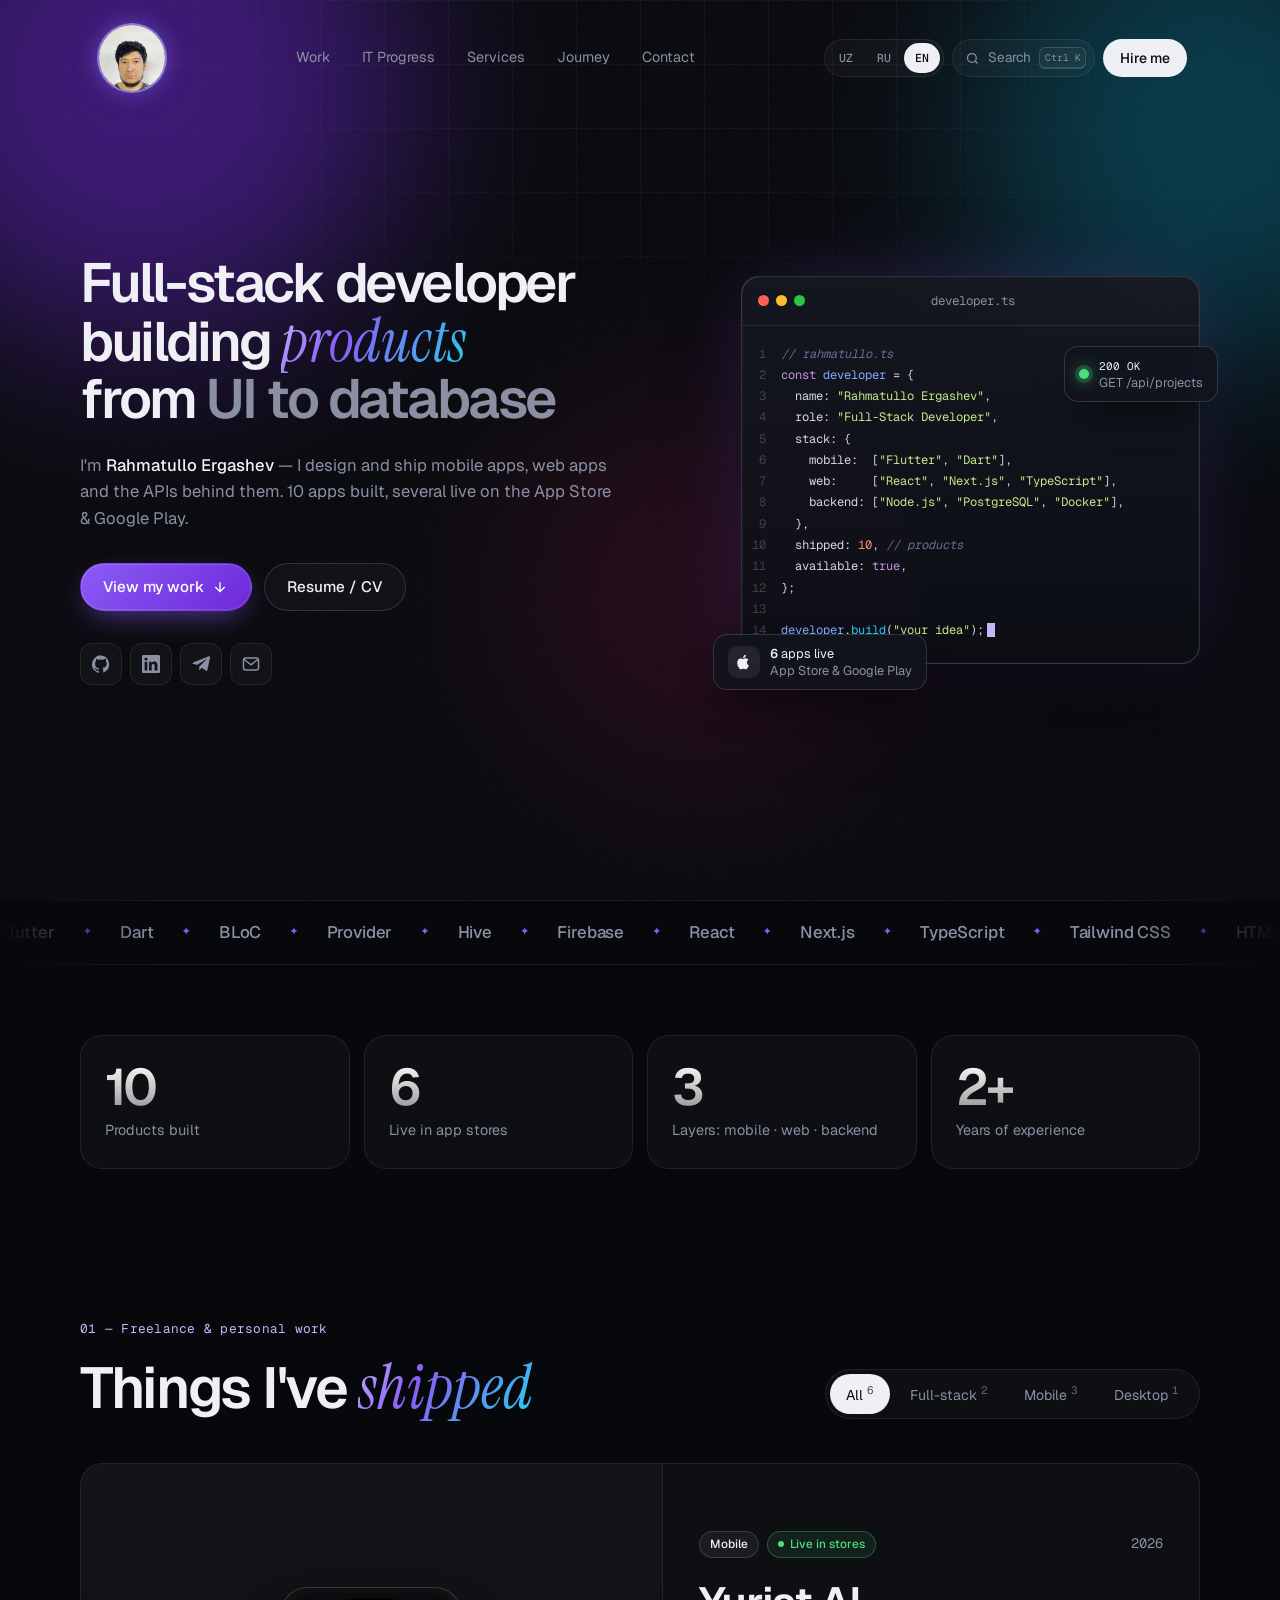
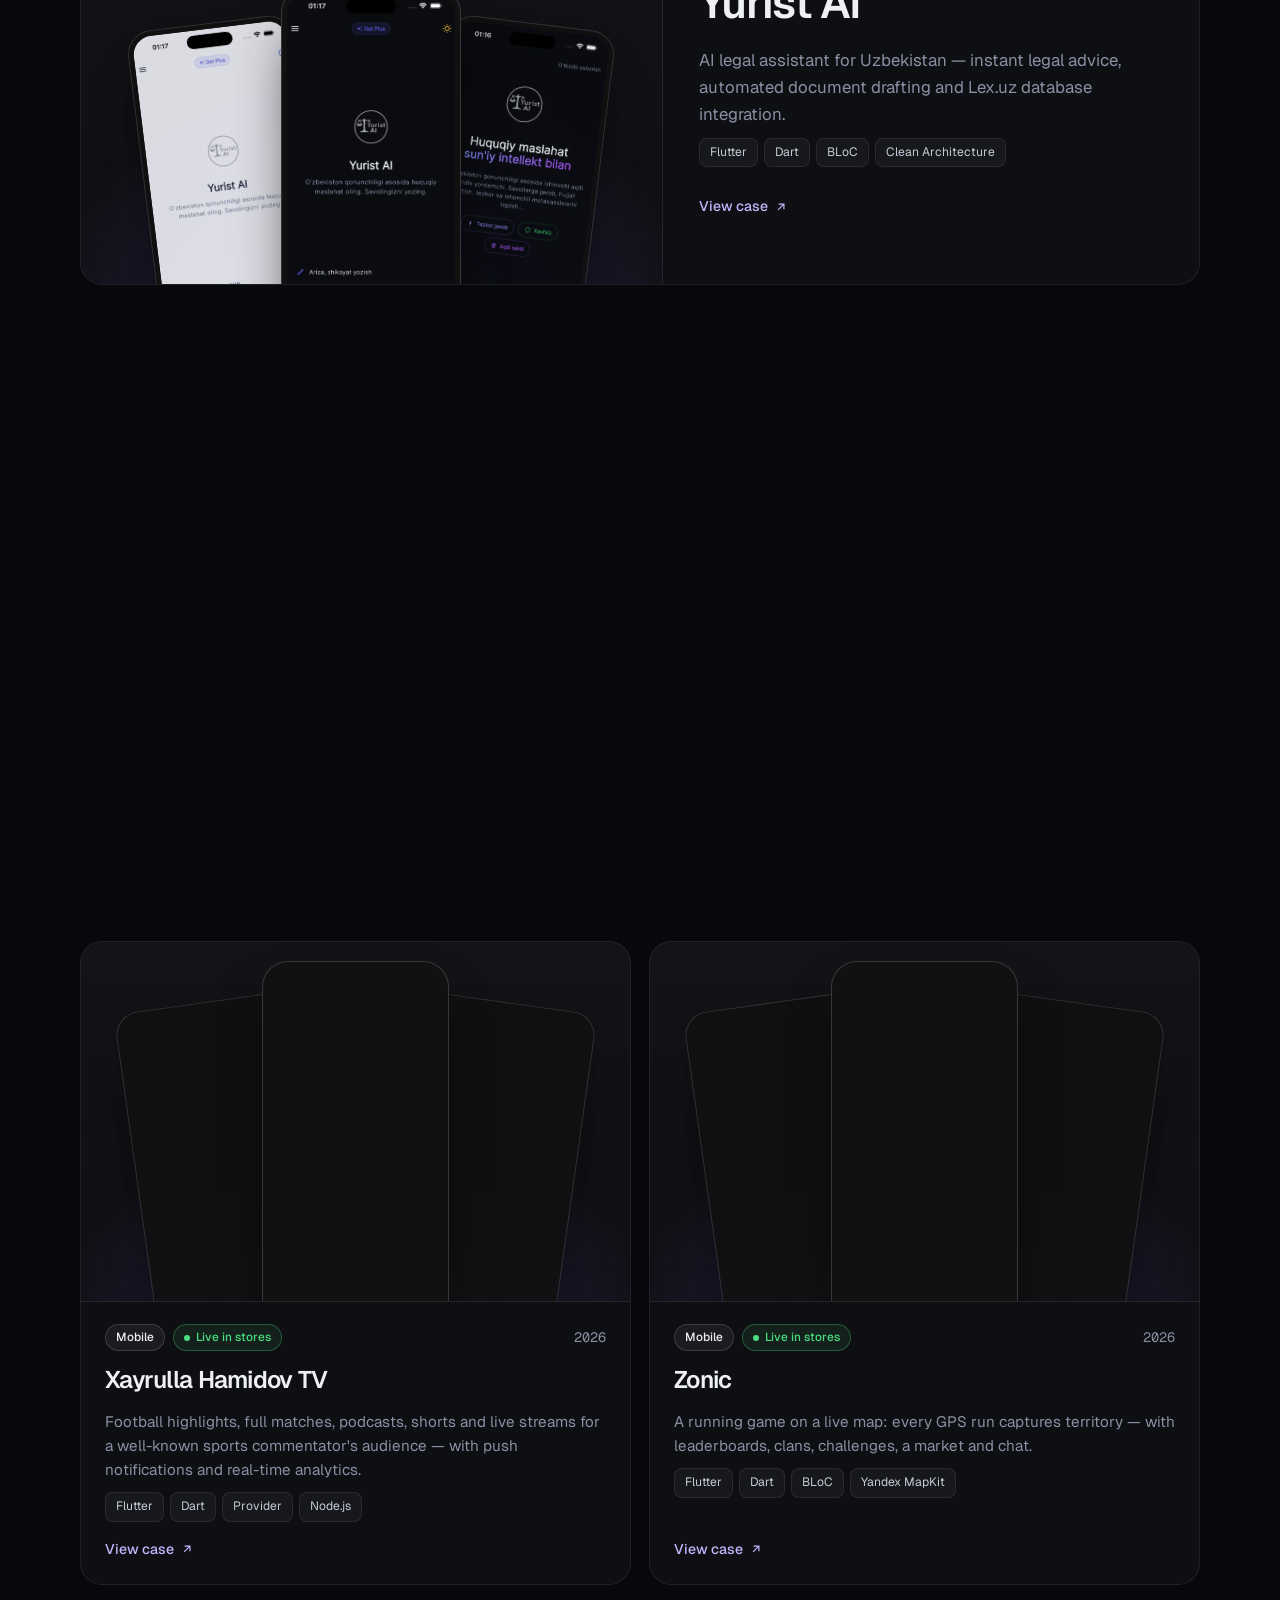
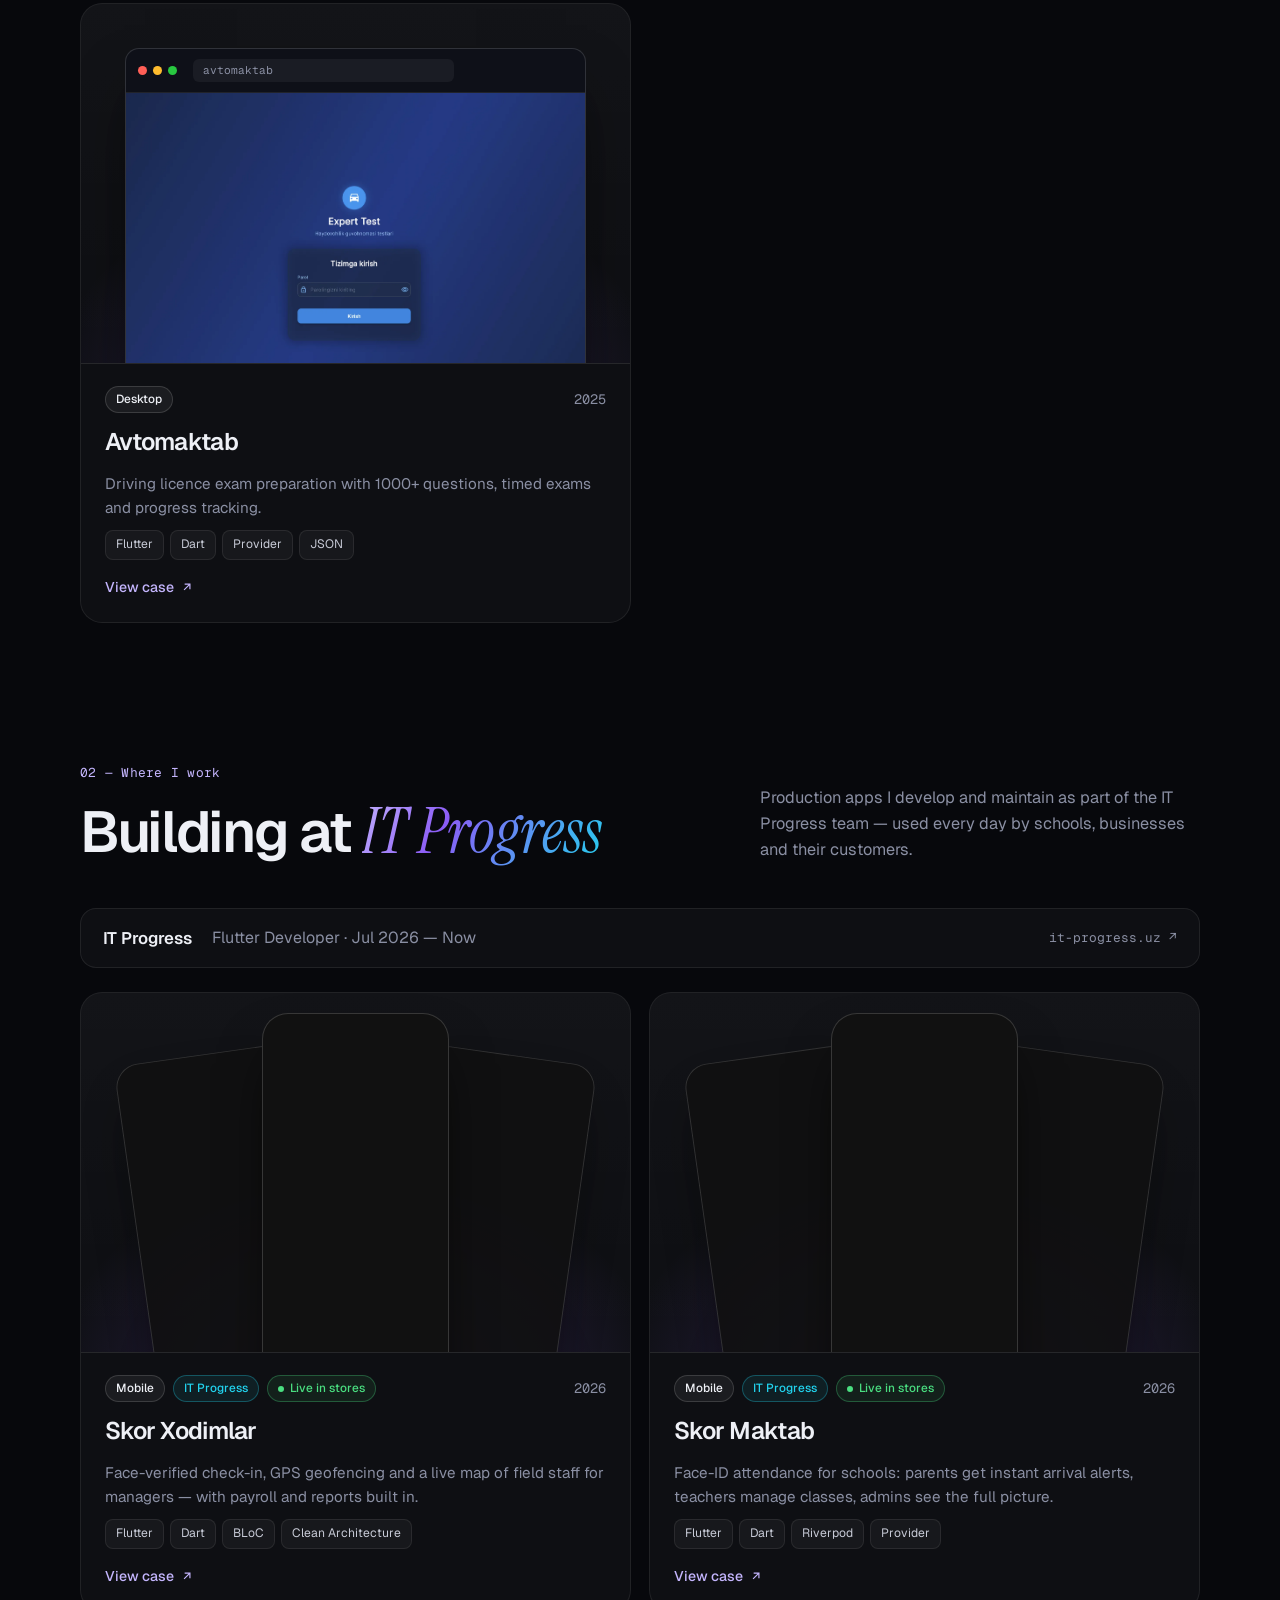
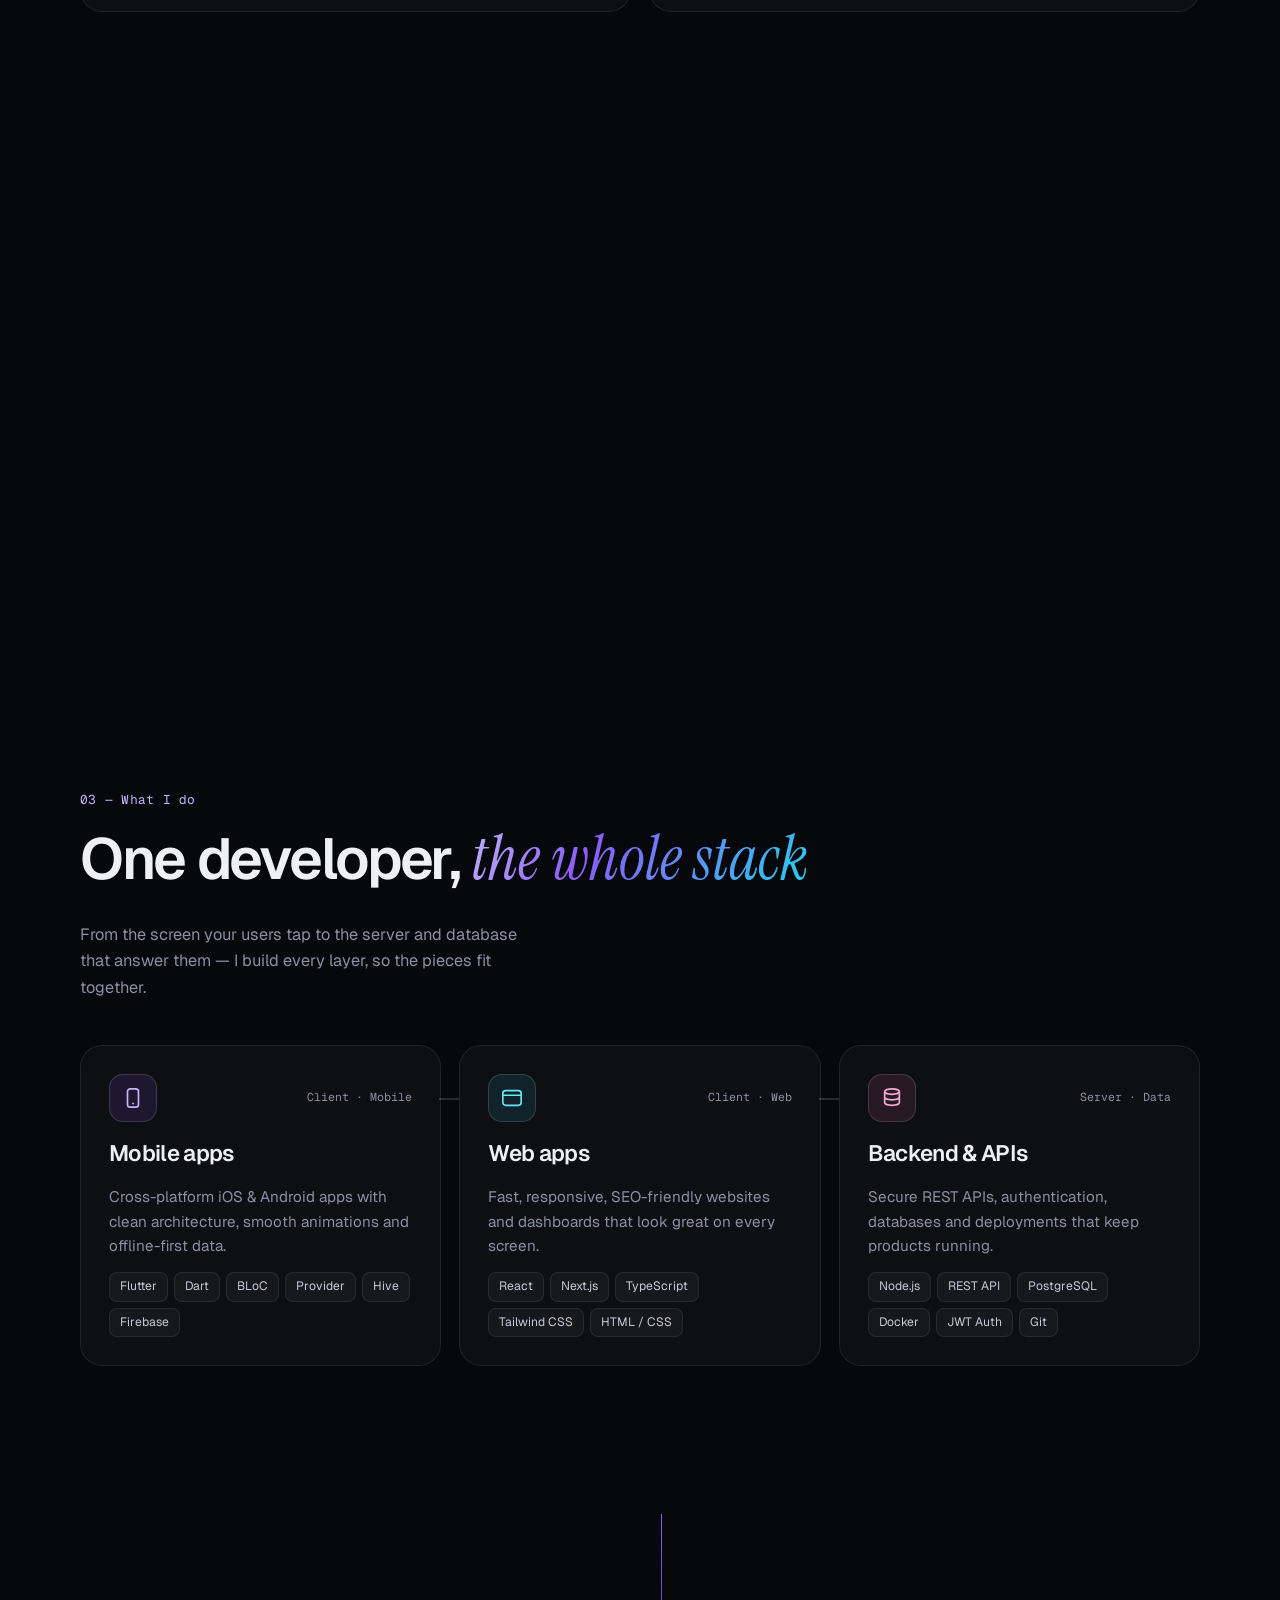
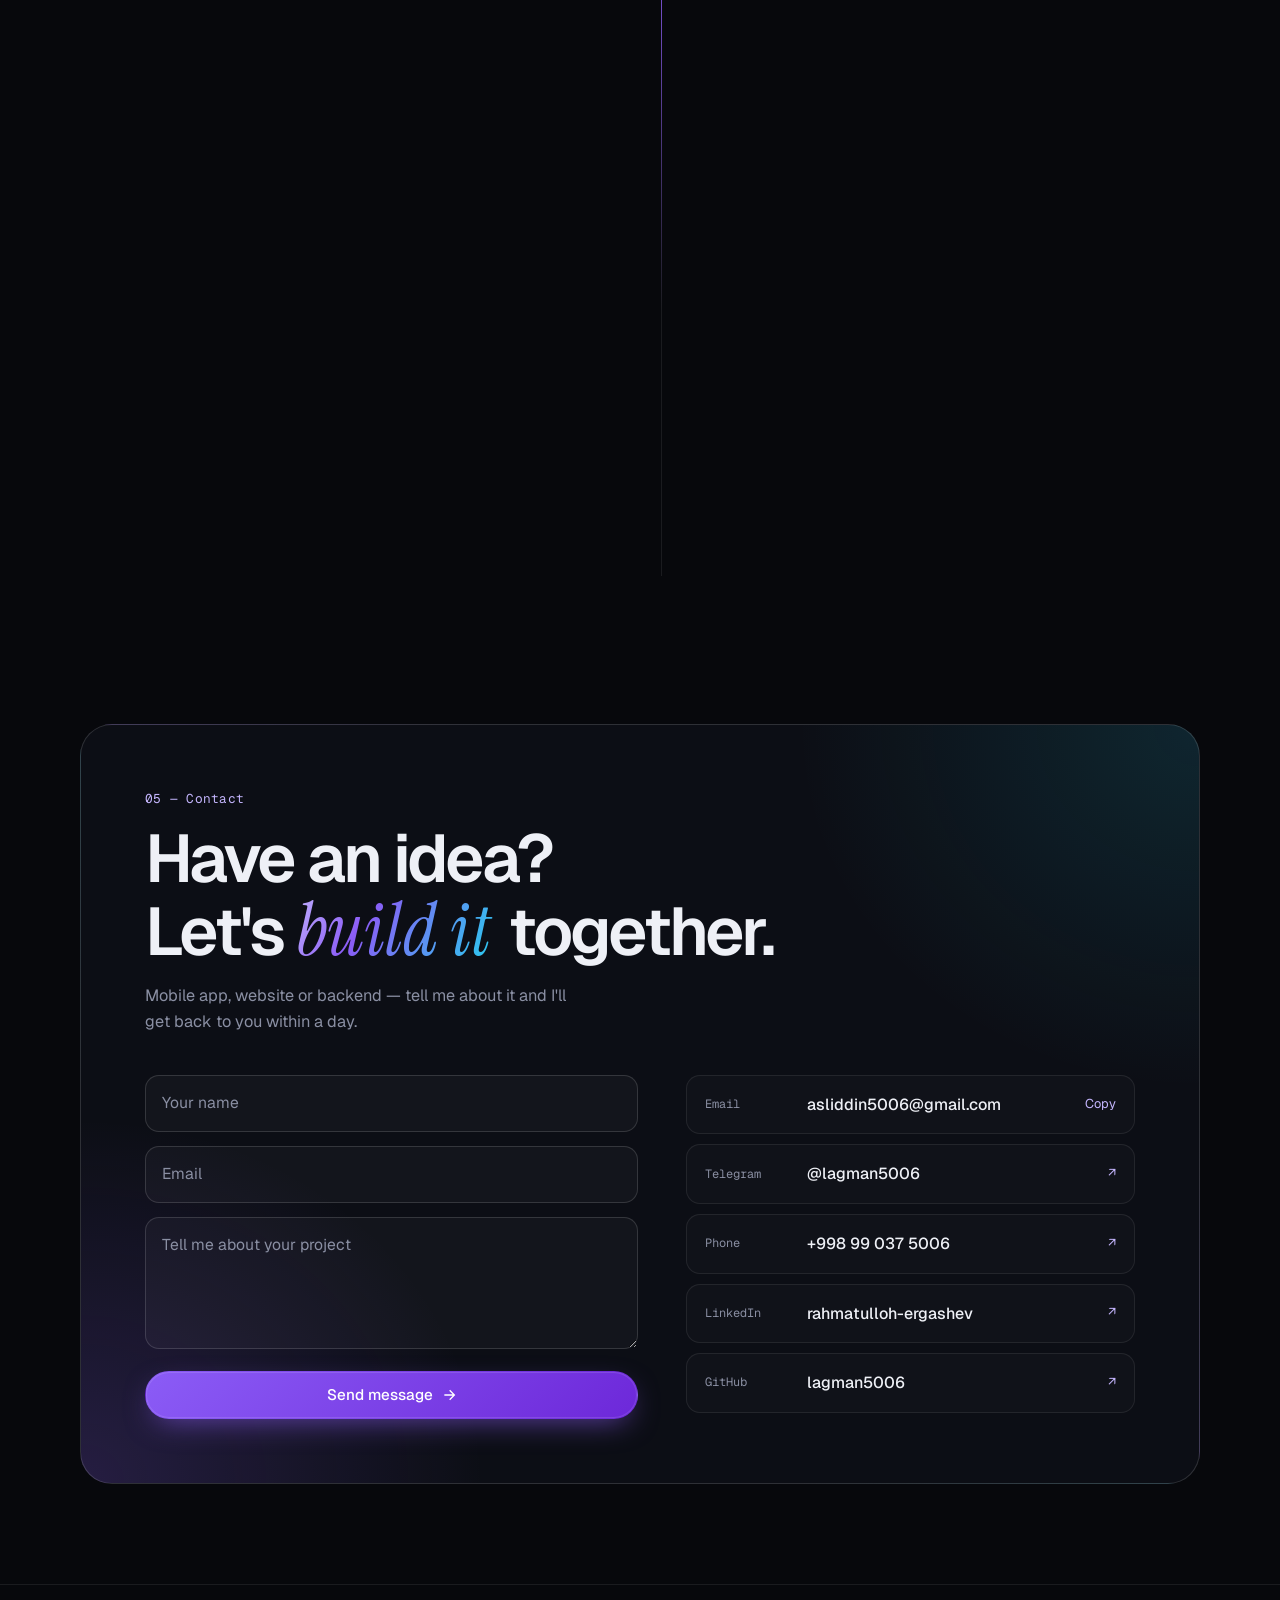
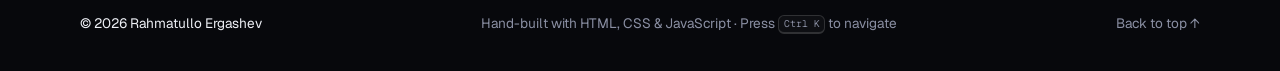
<file: index.html>
<!DOCTYPE html>
<html lang="en">
<head>
  <meta charset="UTF-8">
  <meta name="viewport" content="width=device-width, initial-scale=1.0, viewport-fit=cover">
  <title>Rahmatullo Ergashev — Full-Stack Developer</title>
  <meta name="description" content="Rahmatullo Ergashev — full-stack developer from Fergana, Uzbekistan. Mobile apps, web apps and backends built end-to-end.">
  <meta name="theme-color" content="#07080c">
  <meta property="og:title" content="Rahmatullo Ergashev — Full-Stack Developer">
  <meta property="og:description" content="Mobile, web and backend — products built end-to-end.">
  <meta property="og:type" content="website">
  <meta property="og:image" content="images/opt/yuristai/yuristai-1.webp">
  <link rel="icon" type="image/jpeg" href="images/avatar.jpg?v=3">
  <link rel="preconnect" href="https://fonts.googleapis.com">
  <link rel="preconnect" href="https://fonts.gstatic.com" crossorigin>
  <link href="https://fonts.googleapis.com/css2?family=Geist:wght@300..800&family=Geist+Mono:wght@400;500&family=Instrument+Serif:ital@0;1&display=swap" rel="stylesheet">
  <link rel="stylesheet" href="styles.css?v=22">
  <script>
    // Til: ?lang= → saqlangan tanlov → brauzer tili → en (sahifa chizilishidan oldin)
    (function () {
      var ok = ["en", "uz", "ru"], q = new URLSearchParams(location.search).get("lang"), s = null;
      try { s = localStorage.getItem("lang"); } catch (e) {}
      var b = (navigator.language || "en").slice(0, 2);
      document.documentElement.lang = ok.indexOf(q) > -1 ? q : ok.indexOf(s) > -1 ? s : ok.indexOf(b) > -1 ? b : "en";
    })();
  </script>
  <script src="js/data.js?v=20" defer></script>
  <script src="js/i18n.js?v=18" defer></script>
  <script src="js/main.js?v=20" defer></script>
</head>
<body>
  <div class="progress" aria-hidden="true"></div>
  <div class="bg" aria-hidden="true">
    <div class="bg-grid"></div>
    <div class="bg-orb bg-orb--1"></div>
    <div class="bg-orb bg-orb--2"></div>
    <div class="bg-orb bg-orb--3"></div>
    <div class="bg-noise"></div>
  </div>

  <!-- ===== Navigation ===== -->
  <header class="nav">
    <a href="#home" class="nav-logo" aria-label="Home">
      <img class="nav-logo-mark" src="images/avatar.jpg?v=21" width="70" height="70" alt="Rahmatullo Ergashev" style="width:70px;height:70px;border-radius:50%;object-fit:cover;object-position:center 32%;display:block;">
    </a>
    <nav class="nav-links" aria-label="Main">
      <a href="#work" data-i18n="nav.work">Work</a>
      <a href="#company" data-i18n="nav.company">IT Progress</a>
      <a href="#services" data-i18n="nav.services">Services</a>
      <a href="#journey" data-i18n="nav.journey">Journey</a>
      <a href="#contact" data-i18n="nav.contact">Contact</a>
    </nav>
    <div class="nav-actions">
      <div class="lang-switch lang-switch--nav" data-lang-switch role="group" aria-label="Language"></div>
      <button class="kbd-btn" type="button" data-open-cmdk aria-label="Open command menu">
        <svg viewBox="0 0 24 24" width="15" height="15" fill="none" stroke="currentColor" stroke-width="2"><circle cx="11" cy="11" r="7"/><path d="m20 20-3.5-3.5"/></svg>
        <span class="kbd-btn-label" data-i18n="nav.search">Search</span>
        <kbd data-mod-key>⌘K</kbd>
      </button>
      <a href="#contact" class="btn btn-small btn-light" data-i18n="nav.hire">Hire me</a>
      <button class="menu-btn" type="button" data-menu-toggle aria-label="Open menu" aria-expanded="false" aria-controls="mobile-menu">
        <span></span><span></span>
      </button>
    </div>
    <nav class="mobile-menu" id="mobile-menu" data-mobile-menu aria-label="Mobile" hidden>
      <a href="#work" data-i18n="nav.work">Work</a>
      <a href="#company" data-i18n="nav.company">IT Progress</a>
      <a href="#services" data-i18n="nav.services">Services</a>
      <a href="#journey" data-i18n="nav.journey">Journey</a>
      <a href="#contact" data-i18n="nav.contact">Contact</a>
      <a href="cv.html" class="mobile-menu-cv" data-i18n="nav.cv">Resume / CV ↗</a>
      <div class="lang-switch lang-switch--menu" data-lang-switch role="group" aria-label="Language"></div>
    </nav>
  </header>

  <main>
    <!-- ===== Hero ===== -->
    <section class="hero" id="home">
      <div class="container hero-grid">
        <div class="hero-copy">
          <h1 class="hero-title reveal">
            <span class="line" data-i18n-html="hero.l1">Full-stack developer</span>
            <span class="line" data-i18n-html="hero.l2">building <em class="serif">products</em></span>
            <span class="line" data-i18n-html="hero.l3">from <span class="rotator" aria-live="polite"><span class="rotator-word" data-rotator>idea to launch</span></span></span>
          </h1>

          <p class="hero-sub reveal" data-i18n-html="hero.sub">
            I'm <strong>Rahmatullo Ergashev</strong> — I design and ship mobile apps, web apps and the APIs behind them.
            <span data-count-shipped>7</span> apps built, several live on the App Store &amp; Google Play.
          </p>

          <div class="hero-cta reveal">
            <a href="#work" class="btn btn-primary">
              <span data-i18n="hero.work">View my work</span>
              <svg viewBox="0 0 24 24" width="16" height="16" fill="none" stroke="currentColor" stroke-width="2"><path d="M12 5v14M5 12l7 7 7-7"/></svg>
            </a>
            <a href="cv.html" class="btn btn-ghost" data-i18n="hero.cv">Resume / CV</a>
          </div>

          <ul class="hero-socials reveal" aria-label="Social links">
            <li><a href="https://github.com/lagman5006" target="_blank" rel="noopener" aria-label="GitHub"><svg viewBox="0 0 24 24" width="18" height="18" fill="currentColor"><path d="M12 .5a12 12 0 0 0-3.8 23.4c.6.1.8-.3.8-.6v-2.2c-3.3.7-4-1.6-4-1.6-.6-1.4-1.4-1.8-1.4-1.8-1-.7.1-.7.1-.7 1.2.1 1.8 1.2 1.8 1.2 1 1.8 2.8 1.3 3.5 1 .1-.8.4-1.3.7-1.6-2.7-.3-5.5-1.3-5.5-6 0-1.3.5-2.4 1.2-3.2-.1-.3-.5-1.5.1-3.2 0 0 1-.3 3.3 1.2a11.5 11.5 0 0 1 6 0C17.3 4.7 18.3 5 18.3 5c.7 1.7.2 2.9.1 3.2.8.8 1.2 1.9 1.2 3.2 0 4.6-2.8 5.6-5.5 5.9.4.4.8 1.1.8 2.2v3.3c0 .3.2.7.8.6A12 12 0 0 0 12 .5Z"/></svg></a></li>
            <li><a href="https://www.linkedin.com/in/rahmatulloh-ergashev/" target="_blank" rel="noopener" aria-label="LinkedIn"><svg viewBox="0 0 24 24" width="18" height="18" fill="currentColor"><path d="M20.4 20.5h-3.6v-5.6c0-1.3 0-3-1.8-3s-2.1 1.4-2.1 2.9v5.7H9.4V9h3.4v1.6h.1c.5-.9 1.6-1.8 3.4-1.8 3.6 0 4.3 2.4 4.3 5.5v6.2ZM5.3 7.4a2.1 2.1 0 1 1 0-4.2 2.1 2.1 0 0 1 0 4.2ZM7.1 20.5H3.5V9h3.6v11.5ZM22.2 0H1.8C.8 0 0 .8 0 1.7v20.6c0 .9.8 1.7 1.8 1.7h20.4c1 0 1.8-.8 1.8-1.7V1.7C24 .8 23.2 0 22.2 0Z"/></svg></a></li>
            <li><a href="https://t.me/lagman5006" target="_blank" rel="noopener" aria-label="Telegram"><svg viewBox="0 0 24 24" width="18" height="18" fill="currentColor"><path d="M9.8 15.3 9.4 20c.6 0 .8-.2 1.1-.5l2.6-2.5 5.4 4c1 .6 1.7.3 2-.9l3.5-16.6c.3-1.5-.5-2-1.5-1.7L1.6 9.9C.1 10.5.1 11.3 1.3 11.7l5.3 1.6L18.9 5.6c.6-.4 1.1-.2.7.2"/></svg></a></li>
            <li><a href="mailto:asliddin5006@gmail.com" aria-label="Email"><svg viewBox="0 0 24 24" width="18" height="18" fill="none" stroke="currentColor" stroke-width="2"><rect x="2" y="4" width="20" height="16" rx="3"/><path d="m3 6 9 7 9-7"/></svg></a></li>
          </ul>
        </div>

        <!-- Code window -->
        <div class="hero-visual reveal" data-tilt>
          <div class="window">
            <div class="window-bar">
              <span class="dot dot-r"></span><span class="dot dot-y"></span><span class="dot dot-g"></span>
              <span class="window-title">developer.ts</span>
            </div>
            <pre class="code" data-code aria-label="Developer profile as code"></pre>
          </div>
          <div class="float-card float-card--a">
            <span class="float-icon">
              <svg viewBox="0 0 24 24" width="16" height="16" fill="currentColor"><path d="M16.4 12.6c0-2.7 2.2-4 2.3-4a5 5 0 0 0-3.9-2.1c-1.7-.2-3.2 1-4.1 1-.8 0-2.1-1-3.5-.9-1.8 0-3.5 1-4.4 2.7-1.9 3.3-.5 8.2 1.3 10.9.9 1.3 2 2.8 3.4 2.7 1.4-.1 1.9-.9 3.5-.9s2.1.9 3.5.9c1.5 0 2.4-1.3 3.3-2.7a11 11 0 0 0 1.5-3.1 4.7 4.7 0 0 1-2.9-4.5ZM13.8 4.5A4.6 4.6 0 0 0 14.9 1a4.7 4.7 0 0 0-3.1 1.6 4.4 4.4 0 0 0-1.1 3.3 3.9 3.9 0 0 0 3.1-1.4Z"/></svg>
            </span>
            <div data-i18n-html="float.stores"><strong data-count-stores>5</strong> apps live<br><span class="muted">App Store &amp; Google Play</span></div>
          </div>
          <div class="float-card float-card--b">
            <span class="float-pulse"></span>
            <div><span class="mono">200 OK</span><br><span class="muted">GET /api/projects</span></div>
          </div>
        </div>
      </div>

    </section>

    <!-- ===== Marquee ===== -->
    <div class="marquee" aria-hidden="true">
      <div class="marquee-track" data-marquee></div>
    </div>

    <!-- ===== Stats ===== -->
    <section class="container stats">
      <div class="stat reveal"><span class="stat-num" data-countup data-count-shipped>7</span><span class="stat-label" data-i18n="stats.shipped">Products built</span></div>
      <div class="stat reveal"><span class="stat-num" data-countup data-count-stores>5</span><span class="stat-label" data-i18n="stats.stores">Live in app stores</span></div>
      <div class="stat reveal"><span class="stat-num"><span data-countup>3</span></span><span class="stat-label" data-i18n="stats.layers">Layers: mobile · web · backend</span></div>
      <div class="stat reveal"><span class="stat-num"><span data-countup>2</span>+</span><span class="stat-label" data-i18n="stats.years">Years of experience</span></div>
    </section>

    <!-- ===== Work ===== -->
    <section class="section" id="work">
      <div class="container">
        <div class="section-head">
          <div>
            <p class="eyebrow reveal" data-i18n="work.eyebrow">01 — Freelance &amp; personal work</p>
            <h2 class="section-title reveal" data-i18n-html="work.title">Things I've <em class="serif">shipped</em></h2>
          </div>
          <div class="filters reveal" role="tablist" aria-label="Filter projects" data-i18n-aria="filter.label" data-filters></div>
        </div>
        <div class="projects" data-projects></div>
      </div>
    </section>

    <!-- ===== Company (IT Progress) ===== -->
    <section class="section" id="company">
      <div class="container">
        <div class="section-head">
          <div>
            <p class="eyebrow reveal" data-i18n="company.eyebrow">02 — Where I work</p>
            <h2 class="section-title reveal" data-i18n-html="company.title">Building at <em class="serif">IT Progress</em></h2>
          </div>
          <p class="section-lead reveal" data-i18n="company.lead">Production apps I develop and maintain as part of the IT Progress team — used every day by schools, businesses and their customers.</p>
        </div>
        <div data-company></div>
        <div class="projects" data-company-projects></div>
      </div>
    </section>

    <!-- ===== Services ===== -->
    <section class="section" id="services">
      <div class="container">
        <div class="section-head">
          <div>
            <p class="eyebrow reveal" data-i18n="services.eyebrow">03 — What I do</p>
            <h2 class="section-title reveal" data-i18n-html="services.title">One developer, <em class="serif">the whole stack</em></h2>
          </div>
          <p class="section-lead reveal" data-i18n="services.lead">From the screen your users tap to the server and database that answer them — I build every layer, so the pieces fit together.</p>
        </div>
        <div class="services" data-services></div>
      </div>
    </section>

    <!-- ===== Journey ===== -->
    <section class="section" id="journey">
      <div class="container journey-grid">
        <div>
          <p class="eyebrow reveal" data-i18n="journey.eyebrow">04 — Journey</p>
          <h2 class="section-title reveal" data-i18n-html="journey.title">Always <em class="serif">learning</em>,<br>always shipping</h2>
          <p class="section-lead reveal" data-i18n="journey.lead">Started with Flutter, shipped real apps to real users, then went deeper — into web and backend — to build complete products on my own.</p>
        </div>
        <ol class="timeline" data-journey></ol>
      </div>
    </section>

    <!-- ===== Contact ===== -->
    <section class="section contact" id="contact">
      <div class="container">
        <div class="contact-card reveal">
          <p class="eyebrow" data-i18n="contact.eyebrow">05 — Contact</p>
          <h2 class="contact-title" data-i18n-html="contact.title">Have an idea?<br>Let's <em class="serif">build it</em> together.</h2>
          <p class="section-lead" data-i18n="contact.lead">Mobile app, website or backend — tell me about it and I'll get back to you within a day.</p>

          <div class="contact-grid">
            <form class="contact-form" data-contact-form>
              <div class="field">
                <input id="f-name" name="name" type="text" placeholder=" " required autocomplete="name">
                <label for="f-name" data-i18n="form.name">Your name</label>
              </div>
              <div class="field">
                <input id="f-email" name="email" type="email" placeholder=" " required autocomplete="email">
                <label for="f-email" data-i18n="form.email">Email</label>
              </div>
              <div class="field">
                <textarea id="f-msg" name="message" rows="4" placeholder=" " required></textarea>
                <label for="f-msg" data-i18n="form.msg">Tell me about your project</label>
              </div>
              <button type="submit" class="btn btn-primary btn-block">
                <span data-i18n="form.send">Send message</span>
                <svg viewBox="0 0 24 24" width="16" height="16" fill="none" stroke="currentColor" stroke-width="2"><path d="M5 12h14M13 5l7 7-7 7"/></svg>
              </button>
            </form>

            <div class="contact-links">
              <button class="contact-link" type="button" data-copy-email>
                <span class="contact-link-label" data-i18n="contact.email">Email</span>
                <span class="contact-link-value">asliddin5006@gmail.com</span>
                <span class="contact-link-action" data-copy-label data-i18n="contact.copy">Copy</span>
              </button>
              <a class="contact-link" href="https://t.me/lagman5006" target="_blank" rel="noopener">
                <span class="contact-link-label">Telegram</span>
                <span class="contact-link-value">@lagman5006</span>
                <span class="contact-link-action">↗</span>
              </a>
              <a class="contact-link" href="tel:+998990375006">
                <span class="contact-link-label" data-i18n="contact.phone">Phone</span>
                <span class="contact-link-value">+998 99 037 5006</span>
                <span class="contact-link-action">↗</span>
              </a>
              <a class="contact-link" href="https://www.linkedin.com/in/rahmatulloh-ergashev/" target="_blank" rel="noopener">
                <span class="contact-link-label">LinkedIn</span>
                <span class="contact-link-value">rahmatulloh-ergashev</span>
                <span class="contact-link-action">↗</span>
              </a>
              <a class="contact-link" href="https://github.com/lagman5006" target="_blank" rel="noopener">
                <span class="contact-link-label">GitHub</span>
                <span class="contact-link-value">lagman5006</span>
                <span class="contact-link-action">↗</span>
              </a>
            </div>
          </div>
        </div>
      </div>
    </section>
  </main>

  <footer class="footer">
    <div class="container footer-inner">
      <span>© <span data-year>2026</span> Rahmatullo Ergashev</span>
      <span class="muted" data-i18n-html="footer.built">Hand-built with HTML, CSS &amp; JavaScript · Press <kbd data-mod-key>⌘K</kbd> to navigate</span>
      <a href="#home" class="muted" data-i18n="footer.top">Back to top ↑</a>
    </div>
  </footer>

  <!-- ===== Project dialog ===== -->
  <dialog class="project-dialog" data-project-dialog aria-labelledby="pd-title">
    <div class="pd">
      <button class="pd-close" type="button" data-close-dialog aria-label="Close" data-i18n-aria="dlg.close">
        <svg viewBox="0 0 24 24" width="18" height="18" fill="none" stroke="currentColor" stroke-width="2"><path d="M18 6 6 18M6 6l12 12"/></svg>
      </button>
      <div class="pd-media">
        <div class="pd-track" data-pd-track></div>
        <button class="pd-nav pd-nav--prev" type="button" data-pd-prev aria-label="Previous image" data-i18n-aria="dlg.prev">‹</button>
        <button class="pd-nav pd-nav--next" type="button" data-pd-next aria-label="Next image" data-i18n-aria="dlg.next">›</button>
        <div class="pd-dots" data-pd-dots></div>
      </div>
      <div class="pd-body">
        <p class="pd-meta" data-pd-meta></p>
        <h3 class="pd-title" id="pd-title" data-pd-title tabindex="-1" autofocus></h3>
        <p class="pd-tagline" data-pd-tagline></p>
        <div class="pd-links" data-pd-links></div>
        <p class="pd-desc" data-pd-desc></p>
        <h4 class="pd-h" data-i18n="dlg.features">Key features</h4>
        <ul class="pd-features" data-pd-features></ul>
        <div data-pd-endpoints-wrap hidden>
          <h4 class="pd-h" data-i18n="dlg.endpoints">API endpoints</h4>
          <ul class="pd-endpoints" data-pd-endpoints></ul>
        </div>
        <h4 class="pd-h" data-i18n="dlg.stack">Tech stack</h4>
        <ul class="tags" data-pd-stack></ul>
      </div>
    </div>
  </dialog>

  <!-- ===== Command palette ===== -->
  <dialog class="cmdk" data-cmdk aria-label="Command menu" data-i18n-aria="cmdk.label">
    <div class="cmdk-inner">
      <div class="cmdk-search">
        <svg viewBox="0 0 24 24" width="18" height="18" fill="none" stroke="currentColor" stroke-width="2"><circle cx="11" cy="11" r="7"/><path d="m20 20-3.5-3.5"/></svg>
        <input type="text" placeholder="Search projects, sections, links…" data-i18n-ph="cmdk.placeholder" data-cmdk-input aria-label="Search" autocomplete="off" spellcheck="false">
        <kbd>esc</kbd>
      </div>
      <ul class="cmdk-list" data-cmdk-list role="listbox"></ul>
    </div>
  </dialog>

  <div class="toast" data-toast role="status" aria-live="polite"></div>
</body>
</html>
</file>
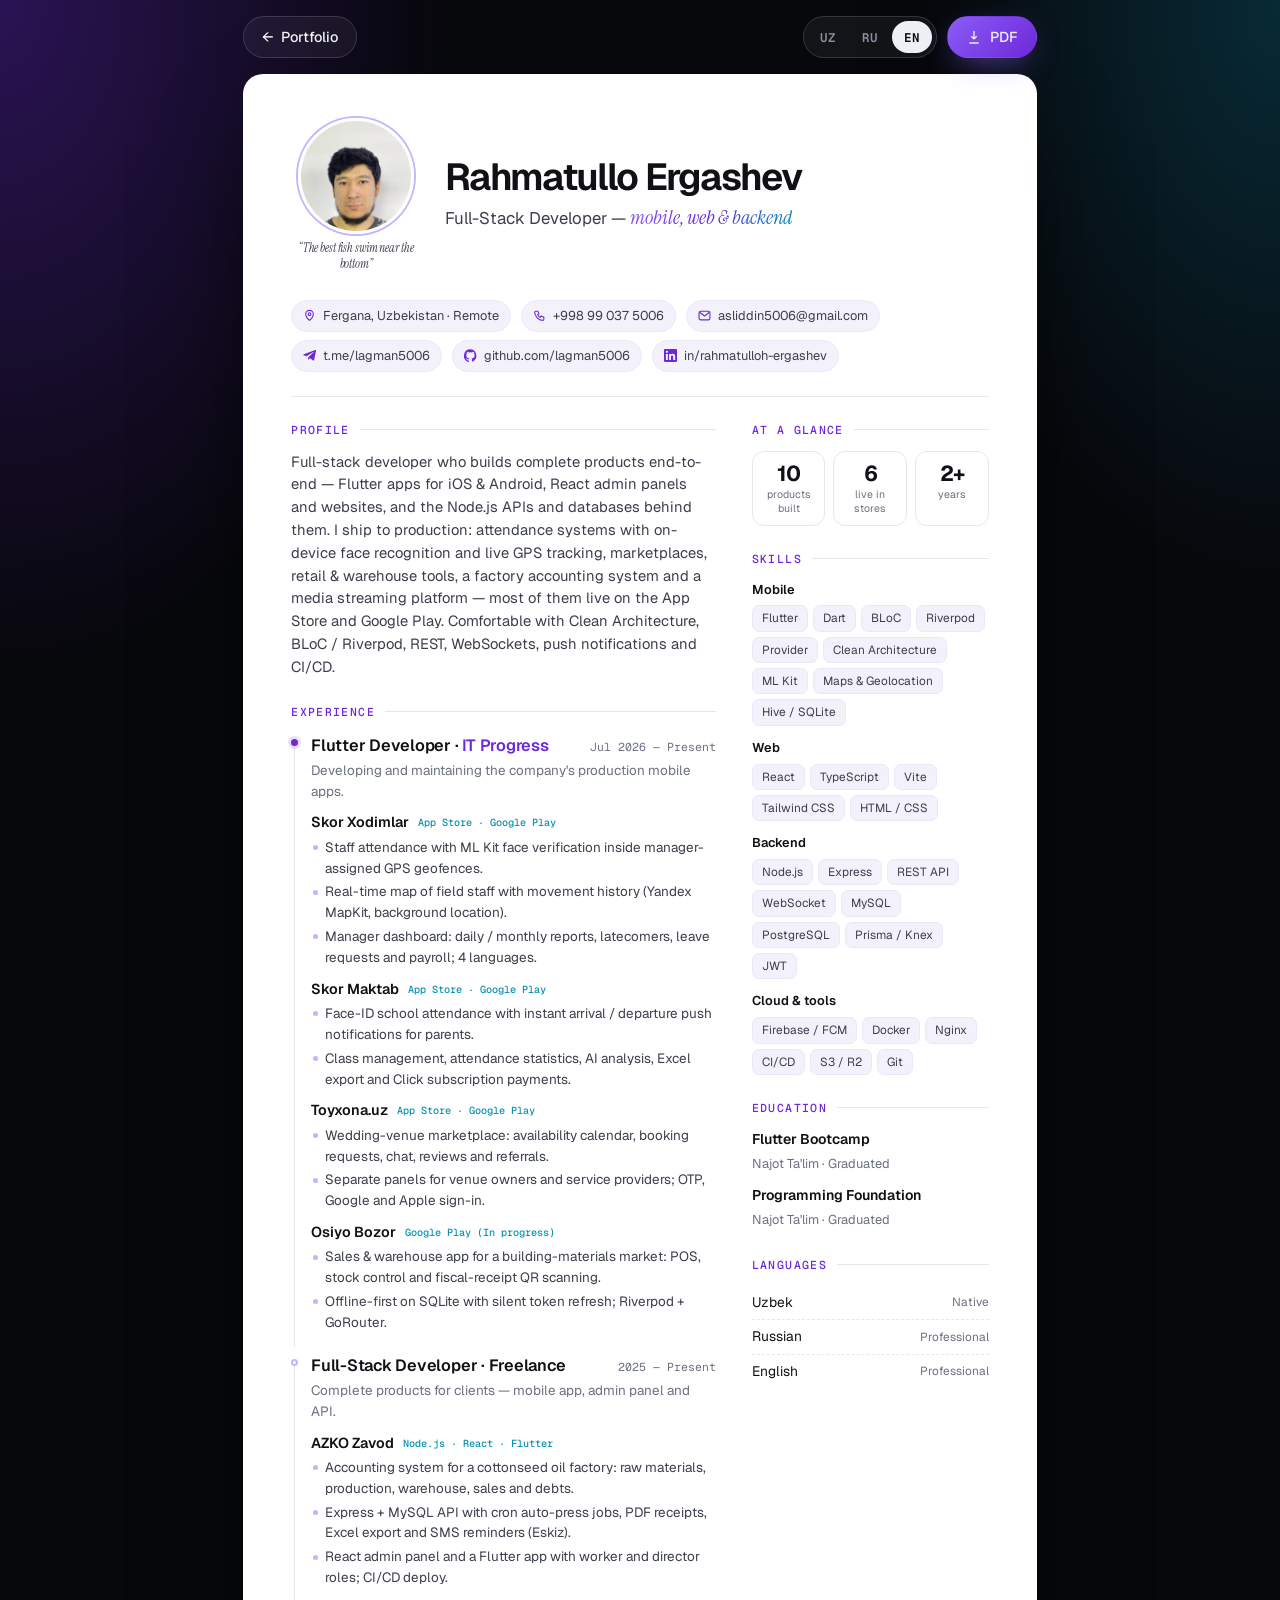
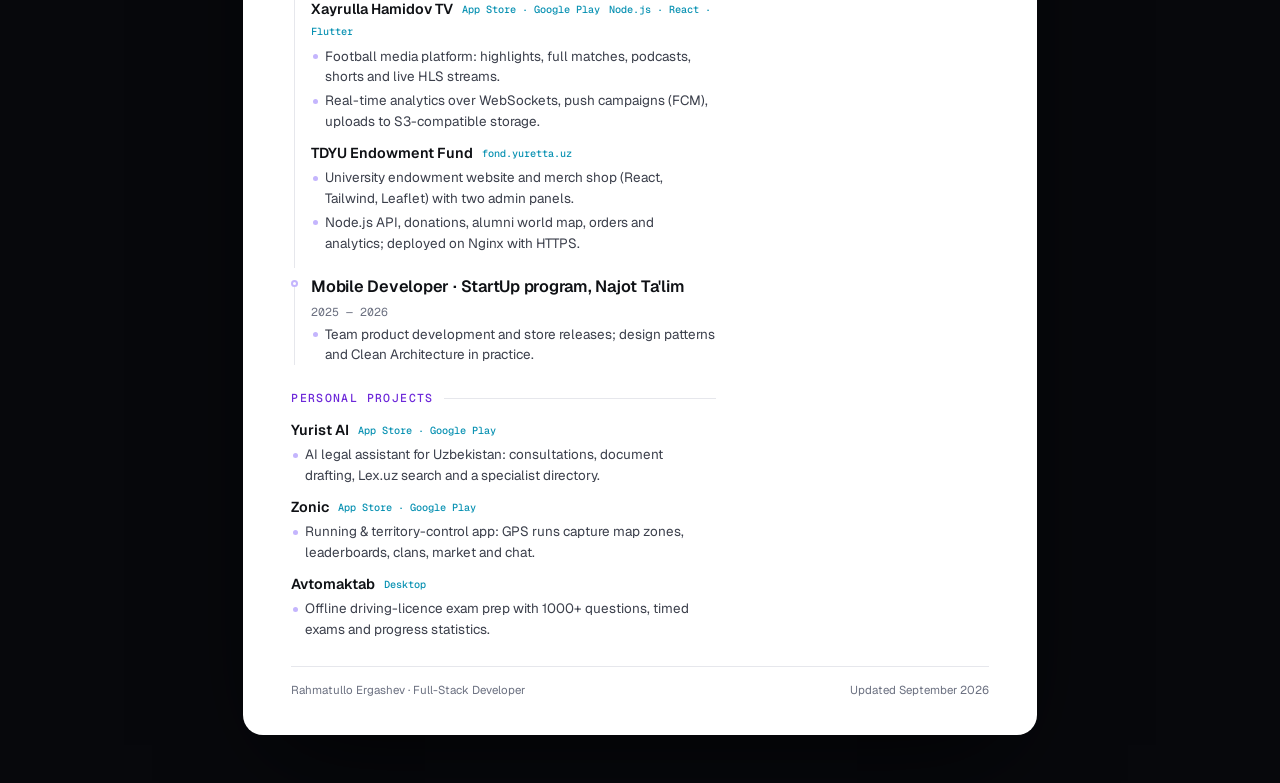
<file: cv.html>
<!DOCTYPE html>
<html lang="en" data-lang="en">
<head>
  <meta charset="UTF-8">
  <meta name="viewport" content="width=device-width, initial-scale=1.0, viewport-fit=cover">
  <title>Rahmatullo Ergashev — Resume / CV</title>
  <meta name="description" content="Resume of Rahmatullo Ergashev — full-stack developer (Flutter, Node.js, React) from Fergana, Uzbekistan.">
  <meta name="theme-color" content="#07080c">
  <link rel="icon" type="image/jpeg" href="images/avatar.jpg?v=3">
  <link rel="preconnect" href="https://fonts.googleapis.com">
  <link rel="preconnect" href="https://fonts.gstatic.com" crossorigin>
  <link href="https://fonts.googleapis.com/css2?family=Geist:wght@300..800&family=Geist+Mono:wght@400;500&family=Instrument+Serif:ital@0;1&display=swap" rel="stylesheet">
  <script>
    // Til: ?lang= → saqlangan tanlov (asosiy sayt bilan umumiy) → brauzer tili → en
    (function () {
      var ok = ["en", "uz", "ru"], q = new URLSearchParams(location.search).get("lang"), s = null;
      try { s = localStorage.getItem("lang"); } catch (e) {}
      var b = (navigator.language || "en").slice(0, 2);
      var l = ok.indexOf(q) > -1 ? q : ok.indexOf(s) > -1 ? s : ok.indexOf(b) > -1 ? b : "en";
      document.documentElement.lang = l;
      document.documentElement.dataset.lang = l;
    })();
  </script>
  <style>
    :root {
      --bg: #07080c;
      --paper: #ffffff;
      --ink: #0f1115;
      --ink-2: #3b3f4b;
      --muted: #6b7080;
      --line: #e6e7ec;
      --chip: #f3f2fb;
      --chip-line: #ebe8fb;
      --accent: #6d28d9;
      --accent-soft: #c4b5fd;
      --accent-2: #0891b2;
      --grad: linear-gradient(120deg, #8b5cf6 0%, #6d28d9 45%, #0891b2 100%);
      --font: "Geist", ui-sans-serif, system-ui, -apple-system, "Segoe UI", sans-serif;
      --mono: "Geist Mono", ui-monospace, SFMono-Regular, Menlo, monospace;
      --serif: "Instrument Serif", Georgia, serif;
    }
    *, *::before, *::after { box-sizing: border-box; }
    html { -webkit-text-size-adjust: 100%; }
    body {
      margin: 0; min-height: 100vh; font-family: var(--font); font-size: 16px; line-height: 1.55;
      color: var(--ink); -webkit-font-smoothing: antialiased;
      background:
        radial-gradient(50% 40% at 0% 0%, rgb(109 40 217 / 0.35), transparent 70%),
        radial-gradient(40% 35% at 100% 0%, rgb(8 145 178 / 0.25), transparent 70%),
        var(--bg);
      padding: max(16px, env(safe-area-inset-top)) 16px 48px;
    }
    a { color: inherit; text-decoration: none; }
    h1, h2, h3, p { margin: 0; }
    ul { margin: 0; padding: 0; list-style: none; }

    /* Faqat tanlangan tildagi matn ko'rinadi */
    [data-l] { display: none; }
    html[data-lang="en"] [data-l="en"],
    html[data-lang="uz"] [data-l="uz"],
    html[data-lang="ru"] [data-l="ru"] { display: inline; }

    /* ---------- Toolbar (faqat ekranda) ---------- */
    .toolbar {
      width: min(210mm, 100%); margin: 0 auto 16px;
      display: flex; justify-content: space-between; align-items: center; gap: 10px; flex-wrap: wrap;
    }
    .tb-right { display: flex; gap: 10px; align-items: center; }
    .tb-btn {
      display: inline-flex; align-items: center; gap: 8px; height: 42px; padding: 0 18px;
      border-radius: 999px; font: 500 0.9rem var(--font); cursor: pointer; white-space: nowrap;
      color: #eef0f6; border: 1px solid rgb(255 255 255 / 0.14); background: rgb(255 255 255 / 0.05);
      transition: background 0.2s, border-color 0.2s, transform 0.2s;
    }
    .tb-btn:hover { background: rgb(255 255 255 / 0.1); border-color: rgb(255 255 255 / 0.3); transform: translateY(-1px); }
    .tb-btn--primary { border-color: transparent; background: linear-gradient(135deg, #8b5cf6, #6d28d9); box-shadow: 0 10px 30px -10px rgb(139 92 246 / 0.7); }
    .tb-btn--primary:hover { background: linear-gradient(135deg, #9b6dff, #7c3aed); }
    .lang-switch { display: inline-flex; padding: 4px; gap: 2px; border-radius: 999px; border: 1px solid rgb(255 255 255 / 0.14); background: rgb(255 255 255 / 0.05); }
    .lang-switch button {
      border: 0; background: none; color: #8a8fa3; font: 600 0.78rem var(--mono); letter-spacing: 0.04em;
      height: 32px; min-width: 40px; padding: 0 10px; border-radius: 999px; cursor: pointer; transition: color 0.2s, background 0.2s;
    }
    .lang-switch button:hover { color: #eef0f6; }
    .lang-switch button[aria-pressed="true"] { background: #eef0f6; color: #07080c; }

    /* ---------- Paper ---------- */
    .paper {
      width: min(210mm, 100%); min-height: 297mm; margin: 0 auto;
      background: var(--paper); border-radius: 20px; overflow: hidden;
      box-shadow: 0 40px 100px -30px rgb(0 0 0 / 0.8);
      padding: 44px 48px 36px;
    }

    .head { display: grid; grid-template-columns: auto 1fr; gap: 24px; align-items: center; padding-bottom: 24px; border-bottom: 1px solid var(--line); }
    .avatar-wrap { display: flex; flex-direction: column; align-items: center; text-align: center; gap: 7px; width: 130px; flex-shrink: 0; }
    .avatar { width: 116px; height: 116px; border-radius: 50%; object-fit: cover; object-position: center 32%; border: 3px solid #fff; box-shadow: 0 0 0 2px var(--accent-soft); }
    .avatar-motto { font-size: 0.72rem; line-height: 1.35; font-style: italic; color: var(--ink-2); font-family: var(--serif); letter-spacing: -0.01em; }
    .name { font-size: 2.35rem; line-height: 1.05; letter-spacing: -0.045em; font-weight: 650; }
    .role { margin-top: 6px; font-size: 1.05rem; color: var(--ink-2); }
    .role em {
      font-family: var(--serif); font-size: 1.2em; font-weight: 400;
      background: var(--grad); -webkit-background-clip: text; background-clip: text; color: transparent;
    }
    .contacts { grid-column: 1 / -1; display: flex; flex-wrap: wrap; gap: 8px 10px; margin-top: 4px; }
    .contacts a, .contacts > span {
      display: inline-flex; align-items: center; gap: 7px; padding: 5px 11px; border-radius: 999px;
      font-size: 0.8rem; color: var(--ink-2); background: var(--chip); border: 1px solid var(--chip-line);
    }
    .contacts svg { width: 13px; height: 13px; flex: none; color: var(--accent); }
    .contacts a:hover { border-color: var(--accent-soft); color: var(--ink); }

    .body { display: grid; grid-template-columns: 1fr 34%; gap: 36px; padding-top: 24px; }
    .main, .side { display: flex; flex-direction: column; gap: 24px; min-width: 0; }

    .sec-title {
      display: flex; align-items: center; gap: 10px; margin-bottom: 12px;
      font-family: var(--mono); font-size: 0.72rem; font-weight: 500; letter-spacing: 0.12em; text-transform: uppercase; color: var(--accent);
    }
    .sec-title::after { content: ""; flex: 1; height: 1px; background: var(--line); }

    .summary { color: var(--ink-2); font-size: 0.92rem; }

    .job { position: relative; padding-left: 20px; }
    .job + .job { margin-top: 20px; }
    .job::before { content: ""; position: absolute; left: 3px; top: 10px; bottom: -14px; width: 1px; background: var(--line); }
    .job:last-child::before { bottom: 0; }
    .job::after { content: ""; position: absolute; left: 0; top: 6px; width: 7px; height: 7px; border-radius: 50%; background: #fff; border: 2px solid var(--accent-soft); }
    .job--now::after { border-color: var(--accent); background: var(--accent); box-shadow: 0 0 0 3px rgb(109 40 217 / 0.15); }
    .job-top { display: flex; justify-content: space-between; align-items: baseline; gap: 4px 12px; flex-wrap: wrap; }
    .job h3 { font-size: 1.02rem; font-weight: 600; letter-spacing: -0.015em; }
    .job h3 a { color: var(--accent); }
    .when { font-family: var(--mono); font-size: 0.72rem; color: var(--muted); white-space: nowrap; }
    .job-sub { font-size: 0.84rem; color: var(--muted); margin: 2px 0 6px; }

    .proj { margin-top: 10px; }
    .proj-name { font-size: 0.9rem; font-weight: 600; }
    .proj-name .tag { margin-left: 6px; font-family: var(--mono); font-size: 0.64rem; font-weight: 500; color: var(--accent-2); vertical-align: 1px; }
    .bullets { margin-top: 3px; display: flex; flex-direction: column; gap: 3px; }
    .bullets li { position: relative; padding-left: 14px; font-size: 0.84rem; color: var(--ink-2); }
    .bullets li::before { content: ""; position: absolute; left: 2px; top: 0.62em; width: 5px; height: 5px; border-radius: 50%; background: var(--accent-soft); }

    .skill-group + .skill-group { margin-top: 12px; }
    .skill-group h3 { font-size: 0.8rem; font-weight: 600; margin-bottom: 6px; }
    .chips { display: flex; flex-wrap: wrap; gap: 5px; }
    .chips li { font-size: 0.74rem; padding: 3px 9px; border-radius: 7px; background: var(--chip); color: var(--ink-2); border: 1px solid var(--chip-line); }

    .stat-row { display: grid; grid-template-columns: repeat(3, 1fr); gap: 8px; }
    .stat { padding: 10px 6px; border-radius: 12px; border: 1px solid var(--line); text-align: center; }
    .stat b { display: block; font-size: 1.35rem; letter-spacing: -0.04em; line-height: 1.1; }
    .stat > span { font-size: 0.66rem; color: var(--muted); line-height: 1.25; display: block; margin-top: 3px; }

    .edu li + li { margin-top: 10px; }
    .edu b { display: block; font-size: 0.88rem; font-weight: 600; }
    .edu .sub { font-size: 0.8rem; color: var(--muted); }

    .langs li { display: flex; justify-content: space-between; align-items: center; gap: 8px; font-size: 0.86rem; padding: 6px 0; border-bottom: 1px dashed var(--line); }
    .langs li:last-child { border-bottom: 0; }
    .langs .lvl { font-size: 0.74rem; color: var(--muted); }

    .foot { margin-top: 26px; padding-top: 14px; border-top: 1px solid var(--line); display: flex; justify-content: space-between; gap: 12px; flex-wrap: wrap; font-size: 0.72rem; color: var(--muted); }

    /* ---------- Responsive ---------- */
    @media (max-width: 760px) {
      body { padding: max(12px, env(safe-area-inset-top)) 10px 32px; }
      .paper { min-height: 0; padding: 28px 22px; border-radius: 18px; }
      .body { grid-template-columns: 1fr; gap: 24px; }
      .side { display: grid; grid-template-columns: 1fr 1fr; gap: 24px; }
      .side > .skills, .side > .glance { grid-column: 1 / -1; }
    }
    @media (max-width: 480px) {
      .tb-btn { padding: 0 14px; }
      .head { grid-template-columns: 1fr; gap: 14px; }
      .avatar-wrap { width: auto; align-items: flex-start; }
      .avatar { width: 92px; height: 92px; }
      .name { font-size: 1.9rem; }
      .side { grid-template-columns: 1fr; }
      .contacts a, .contacts > span { font-size: 0.76rem; }
    }

    /* ---------- Print / PDF (A4) ---------- */
    @page { size: A4; margin: 0; }
    @media print {
      body { background: #fff; padding: 0; font-size: 13.6px; }
      .toolbar { display: none; }
      .paper { width: 210mm; min-height: 297mm; border-radius: 0; box-shadow: none; padding: 13mm 13mm 10mm; }
      .body { grid-template-columns: 1fr 32%; gap: 8mm; }
      .side { display: flex; }
      .job, .proj, .skill-group, .edu li { break-inside: avoid; }
      * { -webkit-print-color-adjust: exact; print-color-adjust: exact; }
    }
  </style>
</head>
<body>
  <div class="toolbar">
    <a href="index.html" class="tb-btn">← <span data-l="en">Portfolio</span><span data-l="uz">Portfolio</span><span data-l="ru">Портфолио</span></a>
    <div class="tb-right">
      <div class="lang-switch" role="group" aria-label="Language">
        <button type="button" data-set-lang="uz">UZ</button>
        <button type="button" data-set-lang="ru">RU</button>
        <button type="button" data-set-lang="en">EN</button>
      </div>
      <button type="button" class="tb-btn tb-btn--primary" data-print>
        <svg viewBox="0 0 24 24" width="16" height="16" fill="none" stroke="currentColor" stroke-width="2"><path d="M12 3v12m0 0-4-4m4 4 4-4M5 21h14"/></svg>
        PDF
      </button>
    </div>
  </div>

  <main class="paper">
    <header class="head">
      <div class="avatar-wrap">
        <img class="avatar" src="images/avatar.jpg?v=3" width="116" height="116" alt="Rahmatullo Ergashev">
        <p class="avatar-motto">“The best fish swim near the bottom”</p>
      </div>
      <div>
        <h1 class="name">Rahmatullo Ergashev</h1>
        <p class="role"><span data-l="en">Full-Stack Developer</span><span data-l="uz">Full-Stack dasturchi</span><span data-l="ru">Full-Stack разработчик</span> — <em><span data-l="en">mobile, web &amp; backend</span><span data-l="uz">mobil, veb va backend</span><span data-l="ru">мобильная, веб и бэкенд-разработка</span></em></p>
      </div>
      <div class="contacts">
        <span><svg viewBox="0 0 24 24" fill="none" stroke="currentColor" stroke-width="2"><path d="M12 21s-7-6.2-7-11.5A7 7 0 0 1 19 9.5C19 14.8 12 21 12 21Z"/><circle cx="12" cy="9.5" r="2.5"/></svg><span data-l="en">Fergana, Uzbekistan · Remote</span><span data-l="uz">Farg'ona, O'zbekiston · Masofaviy</span><span data-l="ru">Фергана, Узбекистан · Удалённо</span></span>
        <a href="tel:+998990375006"><svg viewBox="0 0 24 24" fill="none" stroke="currentColor" stroke-width="2"><path d="M5 4h4l2 5-2.5 1.5a11 11 0 0 0 5 5L15 13l5 2v4a2 2 0 0 1-2 2A16 16 0 0 1 3 6a2 2 0 0 1 2-2"/></svg>+998 99 037 5006</a>
        <a href="mailto:asliddin5006@gmail.com"><svg viewBox="0 0 24 24" fill="none" stroke="currentColor" stroke-width="2"><rect x="2" y="4" width="20" height="16" rx="3"/><path d="m3 6 9 7 9-7"/></svg>asliddin5006@gmail.com</a>
        <a href="https://t.me/lagman5006" target="_blank" rel="noopener"><svg viewBox="0 0 24 24" fill="currentColor"><path d="M9.8 15.3 9.4 20c.6 0 .8-.2 1.1-.5l2.6-2.5 5.4 4c1 .6 1.7.3 2-.9l3.5-16.6c.3-1.5-.5-2-1.5-1.7L1.6 9.9C.1 10.5.1 11.3 1.3 11.7l5.3 1.6L18.9 5.6c.6-.4 1.1-.2.7.2"/></svg>t.me/lagman5006</a>
        <a href="https://github.com/lagman5006" target="_blank" rel="noopener"><svg viewBox="0 0 24 24" fill="currentColor"><path d="M12 .5a12 12 0 0 0-3.8 23.4c.6.1.8-.3.8-.6v-2.2c-3.3.7-4-1.6-4-1.6-.6-1.4-1.4-1.8-1.4-1.8-1-.7.1-.7.1-.7 1.2.1 1.8 1.2 1.8 1.2 1 1.8 2.8 1.3 3.5 1 .1-.8.4-1.3.7-1.6-2.7-.3-5.5-1.3-5.5-6 0-1.3.5-2.4 1.2-3.2-.1-.3-.5-1.5.1-3.2 0 0 1-.3 3.3 1.2a11.5 11.5 0 0 1 6 0C17.3 4.7 18.3 5 18.3 5c.7 1.7.2 2.9.1 3.2.8.8 1.2 1.9 1.2 3.2 0 4.6-2.8 5.6-5.5 5.9.4.4.8 1.1.8 2.2v3.3c0 .3.2.7.8.6A12 12 0 0 0 12 .5Z"/></svg>github.com/lagman5006</a>
        <a href="https://www.linkedin.com/in/rahmatulloh-ergashev/" target="_blank" rel="noopener"><svg viewBox="0 0 24 24" fill="currentColor"><path d="M20.4 20.5h-3.6v-5.6c0-1.3 0-3-1.8-3s-2.1 1.4-2.1 2.9v5.7H9.4V9h3.4v1.6h.1c.5-.9 1.6-1.8 3.4-1.8 3.6 0 4.3 2.4 4.3 5.5v6.2ZM5.3 7.4a2.1 2.1 0 1 1 0-4.2 2.1 2.1 0 0 1 0 4.2ZM7.1 20.5H3.5V9h3.6v11.5ZM22.2 0H1.8C.8 0 0 .8 0 1.7v20.6c0 .9.8 1.7 1.8 1.7h20.4c1 0 1.8-.8 1.8-1.7V1.7C24 .8 23.2 0 22.2 0Z"/></svg>in/rahmatulloh-ergashev</a>
      </div>
    </header>

    <div class="body">
      <div class="main">
        <section>
          <h2 class="sec-title"><span data-l="en">Profile</span><span data-l="uz">Men haqimda</span><span data-l="ru">Обо мне</span></h2>
          <p class="summary"><span data-l="en">Full-stack developer who builds complete products end-to-end — Flutter apps for iOS &amp; Android, React admin panels and websites, and the Node.js APIs and databases behind them. I ship to production: attendance systems with on-device face recognition and live GPS tracking, marketplaces, retail &amp; warehouse tools, a factory accounting system and a media streaming platform — most of them live on the App Store and Google Play. Comfortable with Clean Architecture, BLoC / Riverpod, REST, WebSockets, push notifications and CI/CD.</span><span data-l="uz">Mahsulotlarni boshidan oxirigacha yarataman: iOS va Android uchun Flutter ilovalar, React'da admin panellar va saytlar hamda ularning ortidagi Node.js API va ma'lumotlar bazalari. Ishlaydigan loyihalarni ishga tushiraman: qurilmada yuzni tanish va jonli GPS kuzatuvli davomat tizimlari, marketpleyslar, savdo va ombor dasturlari, zavod hisob-kitob tizimi va media-striming platformasi — ularning aksariyati App Store va Google Play'da. Clean Architecture, BLoC / Riverpod, REST, WebSocket, push-bildirishnomalar va CI/CD bilan erkin ishlayman.</span><span data-l="ru">Full-stack разработчик: создаю продукты под ключ — Flutter-приложения для iOS и Android, админ-панели и сайты на React, а также API и базы данных на Node.js. Запускаю проекты в продакшн: системы учёта посещаемости с распознаванием лиц на устройстве и GPS-трекингом в реальном времени, маркетплейсы, решения для торговли и склада, учётную систему для завода и медиаплатформу со стримингом — большинство из них в App Store и Google Play. Уверенно работаю с Clean Architecture, BLoC / Riverpod, REST, WebSocket, push-уведомлениями и CI/CD.</span></p>
        </section>

        <section>
          <h2 class="sec-title"><span data-l="en">Experience</span><span data-l="uz">Ish tajribasi</span><span data-l="ru">Опыт работы</span></h2>

          <article class="job job--now">
            <div class="job-top">
              <h3><span data-l="en">Flutter Developer</span><span data-l="uz">Flutter dasturchi</span><span data-l="ru">Flutter-разработчик</span> · <a href="https://it-progress.uz/" target="_blank" rel="noopener">IT Progress</a></h3>
              <span class="when"><span data-l="en">Jul 2026 — Present</span><span data-l="uz">2026-yil iyul — hozirgacha</span><span data-l="ru">Июль 2026 — наст. время</span></span>
            </div>
            <p class="job-sub"><span data-l="en">Developing and maintaining the company's production mobile apps.</span><span data-l="uz">Kompaniyaning ishlab turgan mobil ilovalarini ishlab chiqaman va qo'llab-quvvatlayman.</span><span data-l="ru">Разрабатываю и поддерживаю рабочие мобильные приложения компании.</span></p>
            <div class="proj"><p class="proj-name">Skor Xodimlar <span class="tag"><span data-l="en">App Store · Google Play</span><span data-l="uz">App Store · Google Play</span><span data-l="ru">App Store · Google Play</span></span></p><ul class="bullets"><li><span data-l="en">Staff attendance with ML Kit face verification inside manager-assigned GPS geofences.</span><span data-l="uz">Rahbar belgilagan GPS hudud ichida ML Kit yuz tekshiruvi bilan xodimlar davomati.</span><span data-l="ru">Учёт посещаемости сотрудников с проверкой лица (ML Kit) внутри GPS-зон, заданных руководителем.</span></li><li><span data-l="en">Real-time map of field staff with movement history (Yandex MapKit, background location).</span><span data-l="uz">Xodimlarning harakat tarixi bilan jonli xaritasi (Yandex MapKit, fondagi joylashuv).</span><span data-l="ru">Карта сотрудников в реальном времени с историей перемещений (Yandex MapKit, фоновая геолокация).</span></li><li><span data-l="en">Manager dashboard: daily / monthly reports, latecomers, leave requests and payroll; 4 languages.</span><span data-l="uz">Rahbar paneli: kunlik / oylik hisobotlar, kechikkanlar, arizalar va ish haqi; 4 til.</span><span data-l="ru">Панель руководителя: дневные и месячные отчёты, опоздания, заявки и зарплата; 4 языка.</span></li></ul></div><div class="proj"><p class="proj-name">Skor Maktab <span class="tag"><span data-l="en">App Store · Google Play</span><span data-l="uz">App Store · Google Play</span><span data-l="ru">App Store · Google Play</span></span></p><ul class="bullets"><li><span data-l="en">Face-ID school attendance with instant arrival / departure push notifications for parents.</span><span data-l="uz">Maktabda Face-ID davomat: ota-onalarga kelish / ketish haqida darhol push-xabar.</span><span data-l="ru">Посещаемость школы по Face-ID с мгновенными push-уведомлениями родителям о приходе и уходе.</span></li><li><span data-l="en">Class management, attendance statistics, AI analysis, Excel export and Click subscription payments.</span><span data-l="uz">Sinflarni boshqarish, davomat statistikasi, AI tahlil, Excel eksport va Click orqali obuna to'lovi.</span><span data-l="ru">Управление классами, статистика посещаемости, AI-аналитика, экспорт в Excel и оплата подписки через Click.</span></li></ul></div><div class="proj"><p class="proj-name">Toyxona.uz <span class="tag"><span data-l="en">App Store · Google Play</span><span data-l="uz">App Store · Google Play</span><span data-l="ru">App Store · Google Play</span></span></p><ul class="bullets"><li><span data-l="en">Wedding-venue marketplace: availability calendar, booking requests, chat, reviews and referrals.</span><span data-l="uz">To'yxonalar marketpleysi: bandlik kalendari, bron so'rovlari, chat, sharhlar va referallar.</span><span data-l="ru">Маркетплейс свадебных залов: календарь занятости, заявки на бронь, чат, отзывы и рефералы.</span></li><li><span data-l="en">Separate panels for venue owners and service providers; OTP, Google and Apple sign-in.</span><span data-l="uz">To'yxona egalari va xizmat ko'rsatuvchilar uchun alohida panellar; OTP, Google va Apple orqali kirish.</span><span data-l="ru">Отдельные панели для владельцев залов и исполнителей услуг; вход по OTP, Google и Apple.</span></li></ul></div><div class="proj"><p class="proj-name">Osiyo Bozor <span class="tag"><span data-l="en">Google Play (In progress)</span><span data-l="uz">Google Play (Hali jarayonda)</span><span data-l="ru">Google Play (В процессе)</span></span></p><ul class="bullets"><li><span data-l="en">Sales &amp; warehouse app for a building-materials market: POS, stock control and fiscal-receipt QR scanning.</span><span data-l="uz">Qurilish mollari bozori uchun savdo va ombor ilovasi: kassa, qoldiq nazorati va soliq cheki QR skaneri.</span><span data-l="ru">Приложение продаж и склада для рынка стройматериалов: касса, контроль остатков и сканирование QR фискальных чеков.</span></li><li><span data-l="en">Offline-first on SQLite with silent token refresh; Riverpod + GoRouter.</span><span data-l="uz">SQLite asosida internetsiz ishlaydi, token jimgina yangilanadi; Riverpod + GoRouter.</span><span data-l="ru">Работает офлайн на SQLite с тихим обновлением токена; Riverpod + GoRouter.</span></li></ul></div>
          </article>

          <article class="job">
            <div class="job-top">
              <h3><span data-l="en">Full-Stack Developer · Freelance</span><span data-l="uz">Full-Stack dasturchi · Frilans</span><span data-l="ru">Full-Stack разработчик · Фриланс</span></h3>
              <span class="when"><span data-l="en">2025 — Present</span><span data-l="uz">2025 — hozirgacha</span><span data-l="ru">2025 — наст. время</span></span>
            </div>
            <p class="job-sub"><span data-l="en">Complete products for clients — mobile app, admin panel and API.</span><span data-l="uz">Mijozlar uchun tayyor mahsulotlar — mobil ilova, admin panel va API.</span><span data-l="ru">Продукты под ключ для клиентов — мобильное приложение, админ-панель и API.</span></p>
            <div class="proj"><p class="proj-name">AZKO Zavod <span class="tag">Node.js · React · Flutter</span></p><ul class="bullets"><li><span data-l="en">Accounting system for a cottonseed oil factory: raw materials, production, warehouse, sales and debts.</span><span data-l="uz">Paxta yog'i zavodi uchun hisob-kitob tizimi: xomashyo, ishlab chiqarish, ombor, savdo va qarzlar.</span><span data-l="ru">Учётная система маслозавода: сырьё, производство, склад, продажи и долги.</span></li><li><span data-l="en">Express + MySQL API with cron auto-press jobs, PDF receipts, Excel export and SMS reminders (Eskiz).</span><span data-l="uz">Express + MySQL API: cron orqali avto-press, PDF cheklar, Excel eksport va SMS eslatmalar (Eskiz).</span><span data-l="ru">API на Express + MySQL: автопресс по cron, PDF-чеки, экспорт в Excel и SMS-напоминания (Eskiz).</span></li><li><span data-l="en">React admin panel and a Flutter app with worker and director roles; CI/CD deploy.</span><span data-l="uz">React admin panel va ishchi hamda direktor rollari bilan Flutter ilova; CI/CD deploy.</span><span data-l="ru">Админ-панель на React и Flutter-приложение с ролями рабочего и директора; деплой через CI/CD.</span></li></ul></div><div class="proj"><p class="proj-name">Xayrulla Hamidov TV <span class="tag"><span data-l="en">App Store · Google Play</span><span data-l="uz">App Store · Google Play</span><span data-l="ru">App Store · Google Play</span></span> <span class="tag">Node.js · React · Flutter</span></p><ul class="bullets"><li><span data-l="en">Football media platform: highlights, full matches, podcasts, shorts and live HLS streams.</span><span data-l="uz">Futbol media platformasi: sharhlar, to'liq o'yinlar, podkastlar, shorts va jonli HLS efir.</span><span data-l="ru">Футбольная медиаплатформа: хайлайты, полные матчи, подкасты, shorts и прямые HLS-трансляции.</span></li><li><span data-l="en">Real-time analytics over WebSockets, push campaigns (FCM), uploads to S3-compatible storage.</span><span data-l="uz">WebSocket orqali real vaqtda analitika, push-kampaniyalar (FCM), S3-mos xotiraga yuklash.</span><span data-l="ru">Аналитика в реальном времени через WebSocket, push-рассылки (FCM), загрузка в S3-совместимое хранилище.</span></li></ul></div><div class="proj"><p class="proj-name">TDYU Endowment Fund <span class="tag">fond.yuretta.uz</span></p><ul class="bullets"><li><span data-l="en">University endowment website and merch shop (React, Tailwind, Leaflet) with two admin panels.</span><span data-l="uz">Universitet endaument fondi sayti va merch do'koni (React, Tailwind, Leaflet), ikkita admin panel bilan.</span><span data-l="ru">Сайт эндаумент-фонда университета и мерч-магазин (React, Tailwind, Leaflet) с двумя админ-панелями.</span></li><li><span data-l="en">Node.js API, donations, alumni world map, orders and analytics; deployed on Nginx with HTTPS.</span><span data-l="uz">Node.js API, xayriyalar, bitiruvchilar xaritasi, buyurtmalar va analitika; Nginx + HTTPS'da ishlaydi.</span><span data-l="ru">API на Node.js, пожертвования, карта выпускников, заказы и аналитика; развёрнуто на Nginx с HTTPS.</span></li></ul></div>
          </article>

          <article class="job">
            <div class="job-top">
              <h3><span data-l="en">Mobile Developer · StartUp program, Najot Ta'lim</span><span data-l="uz">Mobil dasturchi · StartUp dasturi, Najot Ta'lim</span><span data-l="ru">Мобильный разработчик · StartUp-программа, Najot Ta'lim</span></h3>
              <span class="when">2025 — 2026</span>
            </div>
            <ul class="bullets">
              <li><span data-l="en">Team product development and store releases; design patterns and Clean Architecture in practice.</span><span data-l="uz">Jamoada mahsulot yaratish va do'konlarga chiqarish; dizayn patternlar va Clean Architecture amalda.</span><span data-l="ru">Командная разработка продуктов и публикация в сторах; паттерны проектирования и Clean Architecture на практике.</span></li>
            </ul>
          </article>
        </section>

        <section>
          <h2 class="sec-title"><span data-l="en">Personal projects</span><span data-l="uz">Shaxsiy loyihalar</span><span data-l="ru">Личные проекты</span></h2>
          <div class="proj"><p class="proj-name">Yurist AI <span class="tag"><span data-l="en">App Store · Google Play</span><span data-l="uz">App Store · Google Play</span><span data-l="ru">App Store · Google Play</span></span></p><ul class="bullets"><li><span data-l="en">AI legal assistant for Uzbekistan: consultations, document drafting, Lex.uz search and a specialist directory.</span><span data-l="uz">O'zbekiston uchun AI yuridik yordamchi: maslahatlar, hujjat tayyorlash, Lex.uz qidiruvi va mutaxassislar katalogi.</span><span data-l="ru">AI-юрист для Узбекистана: консультации, составление документов, поиск по Lex.uz и каталог специалистов.</span></li></ul></div><div class="proj"><p class="proj-name">Zonic <span class="tag"><span data-l="en">App Store · Google Play</span><span data-l="uz">App Store · Google Play</span><span data-l="ru">App Store · Google Play</span></span></p><ul class="bullets"><li><span data-l="en">Running &amp; territory-control app: GPS runs capture map zones, leaderboards, clans, market and chat.</span><span data-l="uz">Yugurish va hudud egallash ilovasi: GPS yugurish orqali xaritada zona egallash, reyting, klanlar, market va chat.</span><span data-l="ru">Приложение для бега и захвата территорий: GPS-пробежки захватывают зоны на карте, рейтинги, кланы, маркет и чат.</span></li></ul></div><div class="proj"><p class="proj-name">Avtomaktab <span class="tag"><span data-l="en">Desktop</span><span data-l="uz">Desktop</span><span data-l="ru">Десктоп</span></span></p><ul class="bullets"><li><span data-l="en">Offline driving-licence exam prep with 1000+ questions, timed exams and progress statistics.</span><span data-l="uz">Haydovchilik imtihoniga tayyorlov: 1000+ savol, vaqtli imtihonlar va natijalar statistikasi, internetsiz.</span><span data-l="ru">Подготовка к экзамену на права офлайн: 1000+ вопросов, экзамены на время и статистика прогресса.</span></li></ul></div>
        </section>
      </div>

      <aside class="side">
        <section class="glance">
          <h2 class="sec-title"><span data-l="en">At a glance</span><span data-l="uz">Qisqacha</span><span data-l="ru">Кратко</span></h2>
          <div class="stat-row">
            <div class="stat"><b>10</b><span><span data-l="en">products built</span><span data-l="uz">ta mahsulot</span><span data-l="ru">продуктов</span></span></div>
            <div class="stat"><b>6</b><span><span data-l="en">live in stores</span><span data-l="uz">ta do'konlarda</span><span data-l="ru">в сторах</span></span></div>
            <div class="stat"><b>2+</b><span><span data-l="en">years</span><span data-l="uz">yil tajriba</span><span data-l="ru">года опыта</span></span></div>
          </div>
        </section>

        <section class="skills">
          <h2 class="sec-title"><span data-l="en">Skills</span><span data-l="uz">Ko'nikmalar</span><span data-l="ru">Навыки</span></h2>
          <div class="skill-group">
            <h3><span data-l="en">Mobile</span><span data-l="uz">Mobil</span><span data-l="ru">Мобильная разработка</span></h3>
            <ul class="chips"><li>Flutter</li><li>Dart</li><li>BLoC</li><li>Riverpod</li><li>Provider</li><li>Clean Architecture</li><li>ML Kit</li><li><span data-l="en">Maps &amp; Geolocation</span><span data-l="uz">Xarita va geolokatsiya</span><span data-l="ru">Карты и геолокация</span></li><li>Hive / SQLite</li></ul>
          </div>
          <div class="skill-group">
            <h3><span data-l="en">Web</span><span data-l="uz">Veb</span><span data-l="ru">Веб</span></h3>
            <ul class="chips"><li>React</li><li>TypeScript</li><li>Vite</li><li>Tailwind CSS</li><li>HTML / CSS</li></ul>
          </div>
          <div class="skill-group">
            <h3>Backend</h3>
            <ul class="chips"><li>Node.js</li><li>Express</li><li>REST API</li><li>WebSocket</li><li>MySQL</li><li>PostgreSQL</li><li>Prisma / Knex</li><li>JWT</li></ul>
          </div>
          <div class="skill-group">
            <h3><span data-l="en">Cloud &amp; tools</span><span data-l="uz">Bulut va vositalar</span><span data-l="ru">Облако и инструменты</span></h3>
            <ul class="chips"><li>Firebase / FCM</li><li>Docker</li><li>Nginx</li><li>CI/CD</li><li>S3 / R2</li><li>Git</li></ul>
          </div>
        </section>

        <section>
          <h2 class="sec-title"><span data-l="en">Education</span><span data-l="uz">Ta'lim</span><span data-l="ru">Образование</span></h2>
          <ul class="edu">
            <li><b><span data-l="en">Flutter Bootcamp</span><span data-l="uz">Flutter Bootcamp</span><span data-l="ru">Flutter Bootcamp</span></b><span class="sub">Najot Ta'lim · <span data-l="en">Graduated</span><span data-l="uz">Tamomlagan</span><span data-l="ru">Окончил</span></span></li>
            <li><b><span data-l="en">Programming Foundation</span><span data-l="uz">Dasturlash asoslari</span><span data-l="ru">Основы программирования</span></b><span class="sub">Najot Ta'lim · <span data-l="en">Graduated</span><span data-l="uz">Tamomlagan</span><span data-l="ru">Окончил</span></span></li>
          </ul>
        </section>

        <section>
          <h2 class="sec-title"><span data-l="en">Languages</span><span data-l="uz">Tillar</span><span data-l="ru">Языки</span></h2>
          <ul class="langs">
            <li><span data-l="en">Uzbek</span><span data-l="uz">O'zbek</span><span data-l="ru">Узбекский</span> <span class="lvl"><span data-l="en">Native</span><span data-l="uz">Ona tili</span><span data-l="ru">Родной</span></span></li>
            <li><span data-l="en">Russian</span><span data-l="uz">Rus</span><span data-l="ru">Русский</span> <span class="lvl"><span data-l="en">Professional</span><span data-l="uz">Erkin</span><span data-l="ru">Свободно</span></span></li>
            <li><span data-l="en">English</span><span data-l="uz">Ingliz</span><span data-l="ru">Английский</span> <span class="lvl"><span data-l="en">Professional</span><span data-l="uz">Erkin</span><span data-l="ru">Свободно</span></span></li>
          </ul>
        </section>
      </aside>
    </div>

    <footer class="foot">
      <span>Rahmatullo Ergashev · <span data-l="en">Full-Stack Developer</span><span data-l="uz">Full-Stack dasturchi</span><span data-l="ru">Full-Stack разработчик</span></span>
      <span><span data-l="en">Updated September 2026</span><span data-l="uz">Yangilangan: 2026-yil sentabr</span><span data-l="ru">Обновлено: сентябрь 2026</span></span>
    </footer>
  </main>

  <script>
    (function () {
      var titles = { en: "Rahmatullo Ergashev — Resume / CV", uz: "Rahmatullo Ergashev — Rezyume", ru: "Rahmatullo Ergashev — Резюме" };
      var buttons = document.querySelectorAll("[data-set-lang]");
      function apply(l) {
        document.documentElement.lang = l;
        document.documentElement.dataset.lang = l;
        document.title = titles[l];
        buttons.forEach(function (b) { b.setAttribute("aria-pressed", b.dataset.setLang === l); });
        try { localStorage.setItem("lang", l); } catch (e) {}
      }
      buttons.forEach(function (b) { b.addEventListener("click", function () { apply(b.dataset.setLang); }); });
      apply(document.documentElement.dataset.lang);
      document.querySelector("[data-print]").addEventListener("click", function () { window.print(); });
    })();
  </script>
</body>
</html>
</file>
<file: styles.css>
/* =========================================================
   Rahmatullo Ergashev — Portfolio
   ========================================================= */

:root {
  --bg: #07080c;
  --bg-2: #0c0e15;
  --surface: rgb(255 255 255 / 0.03);
  --surface-2: rgb(255 255 255 / 0.055);
  --border: rgb(255 255 255 / 0.08);
  --border-2: rgb(255 255 255 / 0.14);
  --text: #eef0f6;
  --muted: #8a8fa3;
  --accent: #8b5cf6;
  --accent-soft: #c4b5fd;
  --accent-2: #22d3ee;
  --accent-3: #f472b6;
  --live: #4ade80;
  --grad: linear-gradient(120deg, #c4b5fd 0%, #8b5cf6 35%, #22d3ee 100%);
  --radius: 22px;
  --radius-sm: 12px;
  --ease: cubic-bezier(0.22, 1, 0.36, 1);
  --font: "Geist", ui-sans-serif, system-ui, -apple-system, "Segoe UI", sans-serif;
  --mono: "Geist Mono", ui-monospace, SFMono-Regular, Menlo, monospace;
  --serif: "Instrument Serif", Georgia, serif;
  --gutter: clamp(16px, 4vw, 40px);
  --container: 1200px;
  --safe-l: env(safe-area-inset-left, 0px);
  --safe-r: env(safe-area-inset-right, 0px);
  color-scheme: dark;
}

*,
*::before,
*::after { box-sizing: border-box; }

html {
  scroll-behavior: smooth;
  scroll-padding-top: 90px;
  -webkit-text-size-adjust: 100%;
}
html.no-scroll { overflow: hidden; }

body {
  margin: 0;
  background: var(--bg);
  color: var(--text);
  font-family: var(--font);
  font-size: 1rem;
  line-height: 1.6;
  -webkit-font-smoothing: antialiased;
  overflow-x: hidden;
}

img { display: block; max-width: 100%; }
a { color: inherit; text-decoration: none; }
button { font: inherit; color: inherit; cursor: pointer; }
ul, ol { list-style: none; margin: 0; padding: 0; }
h1, h2, h3, h4, p { margin: 0; }
::selection { background: rgb(139 92 246 / 0.45); color: #fff; }
:focus-visible { outline: 2px solid var(--accent-soft); outline-offset: 3px; border-radius: 6px; }

kbd {
  font-family: var(--mono);
  font-size: 0.72em;
  padding: 0.15em 0.45em;
  border: 1px solid var(--border-2);
  border-bottom-width: 2px;
  border-radius: 6px;
  color: var(--muted);
  background: var(--surface);
}

.container {
  width: min(var(--container), 100%); margin-inline: auto;
  padding-inline: calc(var(--gutter) + var(--safe-l)) calc(var(--gutter) + var(--safe-r));
}
.muted { color: var(--muted); }
.mono { font-family: var(--mono); font-size: 0.85em; }
.serif {
  font-family: var(--serif);
  font-style: italic;
  font-weight: 400;
  letter-spacing: 0;
  background: var(--grad);
  -webkit-background-clip: text;
  background-clip: text;
  color: transparent;
  padding-right: 0.06em;
}

/* ---------- Scroll progress (scroll-driven animation) ---------- */
.progress {
  position: fixed;
  inset: 0 0 auto 0;
  height: 2px;
  z-index: 100;
  background: var(--grad);
  transform-origin: 0 50%;
  transform: scaleX(0);
}
@supports (animation-timeline: scroll()) {
  .progress { animation: progress linear both; animation-timeline: scroll(root); }
  @keyframes progress { to { transform: scaleX(1); } }
}

/* ---------- Background ---------- */
.bg { position: fixed; inset: 0; z-index: -1; overflow: hidden; pointer-events: none; }
.bg-grid {
  position: absolute; inset: 0;
  background-image:
    linear-gradient(rgb(255 255 255 / 0.035) 1px, transparent 1px),
    linear-gradient(90deg, rgb(255 255 255 / 0.035) 1px, transparent 1px);
  background-size: 64px 64px;
  mask-image: radial-gradient(ellipse 80% 60% at 50% 0%, #000 30%, transparent 75%);
}
.bg-orb { position: absolute; border-radius: 50%; filter: blur(90px); opacity: 0.5; will-change: transform; }
.bg-orb--1 { width: 520px; height: 520px; background: #6d28d9; top: -180px; left: -120px; animation: drift 22s var(--ease) infinite alternate; }
.bg-orb--2 { width: 460px; height: 460px; background: #0891b2; top: -100px; right: -160px; opacity: 0.35; animation: drift 26s var(--ease) infinite alternate-reverse; }
.bg-orb--3 { width: 380px; height: 380px; background: #be185d; top: 45vh; left: 40%; opacity: 0.16; animation: drift 30s var(--ease) infinite alternate; }
@keyframes drift {
  0% { transform: translate(0, 0) scale(1); }
  50% { transform: translate(60px, 40px) scale(1.1); }
  100% { transform: translate(-40px, 80px) scale(0.95); }
}
.bg-noise {
  position: absolute; inset: 0; opacity: 0.05; mix-blend-mode: overlay;
  background-image: url("data:image/svg+xml,%3Csvg xmlns='http://www.w3.org/2000/svg' width='160' height='160'%3E%3Cfilter id='n'%3E%3CfeTurbulence type='fractalNoise' baseFrequency='.9' numOctaves='3' stitchTiles='stitch'/%3E%3C/filter%3E%3Crect width='100%25' height='100%25' filter='url(%23n)'/%3E%3C/svg%3E");
}

/* ---------- Buttons ---------- */
.btn {
  display: inline-flex; align-items: center; justify-content: center; gap: 0.5rem;
  height: 48px; padding: 0 1.4rem;
  border-radius: 999px; border: 1px solid transparent;
  font-weight: 500; font-size: 0.95rem; white-space: nowrap;
  transition: transform 0.25s var(--ease), background 0.25s, border-color 0.25s, box-shadow 0.25s;
}
.btn:hover { transform: translateY(-2px); }
.btn:active { transform: translateY(0) scale(0.98); }
.btn svg { transition: transform 0.25s var(--ease); }
.btn-primary {
  color: #fff;
  background: linear-gradient(135deg, #8b5cf6, #6d28d9);
  box-shadow: 0 0 0 1px rgb(255 255 255 / 0.12) inset, 0 10px 30px -10px rgb(139 92 246 / 0.7);
}
.btn-primary:hover { box-shadow: 0 0 0 1px rgb(255 255 255 / 0.2) inset, 0 16px 40px -10px rgb(139 92 246 / 0.9); }
.btn-primary:hover svg { transform: translateY(2px); }
.btn-ghost { border-color: var(--border-2); background: var(--surface); backdrop-filter: blur(8px); }
.btn-ghost:hover { border-color: rgb(255 255 255 / 0.3); background: var(--surface-2); }
.btn-light { background: var(--text); color: var(--bg); }
.btn-light:hover { background: #fff; }
.btn-small { height: 38px; padding: 0 1rem; font-size: 0.875rem; }
.btn-block { width: 100%; }

/* ---------- Navigation ---------- */
.nav {
  position: fixed; top: max(14px, env(safe-area-inset-top)); left: 50%; z-index: 50;
  transform: translateX(-50%);
  width: min(calc(var(--container) - 80px), calc(100% - 24px - var(--safe-l) - var(--safe-r)));
  display: flex; align-items: center; justify-content: space-between; gap: 1rem;
  padding: 8px 12px 8px 16px;
  border: 1px solid transparent; border-radius: 28px;
  transition: background 0.3s, border-color 0.3s, backdrop-filter 0.3s;
}
.nav.scrolled {
  background: rgb(12 14 21 / 0.85);
  border-color: var(--border);
  backdrop-filter: blur(16px) saturate(160%);
  -webkit-backdrop-filter: blur(16px) saturate(160%);
}
.nav-logo {
  display: inline-flex; align-items: center; text-decoration: none;
}
.nav-logo-mark {
  display: block; width: 70px; height: 70px;
  border-radius: 50%; overflow: hidden;
  object-fit: cover; object-position: center 32%;
  background: linear-gradient(135deg, rgb(139 92 246 / 0.35), rgb(34 211 238 / 0.2));
  border: 2.5px solid rgba(196, 181, 253, 0.55);
  box-shadow: 0 0 24px -2px rgb(139 92 246 / 0.65);
  transition: transform 0.25s var(--ease), box-shadow 0.25s var(--ease), border-color 0.25s;
}
.nav-logo:hover .nav-logo-mark {
  transform: scale(1.06);
  border-color: #c4b5fd;
  box-shadow: 0 0 30px 0 rgb(139 92 246 / 0.85);
}
.nav-logo-mark img {
  width: 100%; height: 100%; object-fit: cover; object-position: center 32%; display: block;
}
.nav-links { display: flex; gap: 4px; }
.nav-links a {
  padding: 8px 14px; border-radius: 999px; font-size: 0.9rem; color: var(--muted);
  transition: color 0.2s, background 0.2s;
}
.nav-links a:hover { color: var(--text); }
.nav-links a.active { color: var(--text); background: var(--surface-2); }
.nav-actions { display: flex; align-items: center; gap: 8px; }
.kbd-btn {
  display: inline-flex; align-items: center; gap: 8px; height: 38px; padding: 0 8px 0 12px;
  border-radius: 999px; border: 1px solid var(--border); background: var(--surface);
  color: var(--muted); font-size: 0.85rem; transition: border-color 0.2s, color 0.2s;
}
.kbd-btn:hover { border-color: var(--border-2); color: var(--text); }

/* Til almashtirgich — UZ / RU / EN */
.lang-switch {
  display: inline-flex; gap: 2px; padding: 3px; border-radius: 999px;
  border: 1px solid var(--border); background: var(--surface);
}
.lang-switch button {
  height: 30px; min-width: 36px; padding: 0 8px; border: 0; border-radius: 999px; background: none;
  font-family: var(--mono); font-size: 0.72rem; font-weight: 500; letter-spacing: 0.04em; color: var(--muted);
  transition: color 0.2s, background 0.2s;
}
.lang-switch button:hover { color: var(--text); }
.lang-switch button[aria-pressed="true"] { background: var(--text); color: var(--bg); }
.lang-switch--menu { display: none; }

/* Mobil menyu — faqat ≤ 820px da ko'rinadi */
.menu-btn {
  display: none; place-items: center; align-content: center; gap: 5px;
  width: 38px; height: 38px; border-radius: 50%; padding: 0;
  border: 1px solid var(--border); background: var(--surface);
}
.menu-btn span { display: block; width: 16px; height: 1.5px; border-radius: 2px; background: currentColor; transition: transform 0.3s var(--ease); }
.menu-btn[aria-expanded="true"] span:first-child { transform: translateY(3.25px) rotate(45deg); }
.menu-btn[aria-expanded="true"] span:last-child { transform: translateY(-3.25px) rotate(-45deg); }
.nav.menu-open {
  background: rgb(12 14 21 / 0.92); border-color: var(--border);
  backdrop-filter: blur(16px) saturate(160%); -webkit-backdrop-filter: blur(16px) saturate(160%);
}
.mobile-menu {
  position: absolute; top: calc(100% + 8px); left: 0; right: 0;
  display: grid; gap: 2px; padding: 8px; border-radius: 22px;
  border: 1px solid var(--border-2); background: rgb(12 14 21 / 0.96);
  backdrop-filter: blur(20px); -webkit-backdrop-filter: blur(20px);
  box-shadow: 0 30px 60px -20px rgb(0 0 0 / 0.9);
  animation: menu-in 0.3s var(--ease);
}
.mobile-menu[hidden] { display: none; }
.mobile-menu a { padding: 14px 16px; border-radius: 14px; font-size: 1.05rem; font-weight: 500; }
.mobile-menu a:active, .mobile-menu a:hover { background: var(--surface-2); }
.mobile-menu .mobile-menu-cv { margin-top: 4px; border-top: 1px solid var(--border); border-radius: 0 0 14px 14px; color: var(--accent-soft); }
@keyframes menu-in { from { opacity: 0; transform: translateY(-8px) scale(0.98); } }

/* ---------- Reveal ---------- */
.reveal {
  opacity: 0; transform: translateY(24px); filter: blur(6px);
  transition: opacity 0.9s var(--ease), transform 0.9s var(--ease), filter 0.9s var(--ease);
  transition-delay: var(--d, 0ms);
}
.reveal.in { opacity: 1; transform: none; filter: none; }

/* ---------- Hero ---------- */
.hero { position: relative; min-height: 100svh; display: flex; align-items: center; padding: 120px 0 80px; }
.hero-grid { display: grid; grid-template-columns: 1.3fr 1fr; gap: clamp(2rem, 5vw, 4.5rem); align-items: center; }
.hero-grid > * { min-width: 0; }
.hero-copy > .reveal:nth-child(2) { --d: 80ms; }
.hero-copy > .reveal:nth-child(3) { --d: 160ms; }
.hero-copy > .reveal:nth-child(4) { --d: 240ms; }
.hero-copy > .reveal:nth-child(5) { --d: 320ms; }

.status-pill {
  display: inline-flex; align-items: center; gap: 0.55rem;
  padding: 6px 14px 6px 10px; border-radius: 999px;
  border: 1px solid var(--border); background: var(--surface); backdrop-filter: blur(8px);
  font-size: 0.85rem; margin-bottom: 1.75rem;
  transition: border-color 0.2s;
}
.status-pill:hover { border-color: var(--border-2); }
.status-sep { color: var(--muted); }
.status-dot { position: relative; width: 8px; height: 8px; border-radius: 50%; background: var(--live); }
.status-dot::after {
  content: ""; position: absolute; inset: 0; border-radius: 50%; background: var(--live);
  animation: ping 1.8s cubic-bezier(0, 0, 0.2, 1) infinite;
}
@keyframes ping { 75%, 100% { transform: scale(2.6); opacity: 0; } }

.hero-title {
  font-size: clamp(2.2rem, 4.3vw, 3.75rem);
  line-height: 1.02; letter-spacing: -0.045em; font-weight: 600;
  margin-bottom: 1.5rem;
}
.hero-title .line { display: block; }
.hero-title .serif { font-size: 1.08em; }
.rotator { display: inline-block; color: var(--muted); white-space: nowrap; }
.rotator-word {
  display: inline-block;
  transition: opacity 0.38s var(--ease), transform 0.38s var(--ease), filter 0.38s var(--ease);
}
.rotator-word.out { opacity: 0; transform: translateY(-0.3em); filter: blur(6px); }

.hero-sub { font-size: clamp(1rem, 1.3vw, 1.15rem); color: var(--muted); max-width: 540px; margin-bottom: 2rem; }
.hero-sub strong { color: var(--text); font-weight: 500; }
.hero-cta { display: flex; flex-wrap: wrap; gap: 12px; margin-bottom: 2rem; }
.hero-socials { display: flex; gap: 8px; }
.hero-socials a {
  display: grid; place-items: center; width: 42px; height: 42px; border-radius: 12px;
  border: 1px solid var(--border); background: var(--surface); color: var(--muted);
  transition: color 0.2s, border-color 0.2s, transform 0.25s var(--ease);
}
.hero-socials a:hover { color: var(--text); border-color: var(--border-2); transform: translateY(-3px); }

/* Code window */
.hero-visual {
  position: relative; perspective: 1200px;
  --rx: 0deg; --ry: 0deg; --d: 200ms;
}
.window {
  position: relative;
  border-radius: 18px; border: 1px solid var(--border-2);
  background: linear-gradient(180deg, rgb(22 24 34 / 0.9), rgb(12 14 21 / 0.9));
  backdrop-filter: blur(20px);
  box-shadow: 0 40px 80px -30px rgb(0 0 0 / 0.8), 0 0 0 1px rgb(255 255 255 / 0.03) inset, 0 0 80px -20px rgb(139 92 246 / 0.35);
  transform: rotateX(var(--rx)) rotateY(var(--ry));
  transition: transform 0.4s var(--ease);
  overflow: hidden;
}
.window::before {
  content: ""; position: absolute; inset: -1px; border-radius: inherit; padding: 1px; pointer-events: none;
  background: linear-gradient(140deg, rgb(196 181 253 / 0.6), transparent 35%, transparent 65%, rgb(34 211 238 / 0.45));
  -webkit-mask: linear-gradient(#000 0 0) content-box, linear-gradient(#000 0 0);
  -webkit-mask-composite: xor; mask-composite: exclude;
}
.window-bar { display: flex; align-items: center; gap: 7px; padding: 14px 16px; border-bottom: 1px solid var(--border); }
.window-title { margin-left: auto; margin-right: auto; font-family: var(--mono); font-size: 0.78rem; color: var(--muted); transform: translateX(-24px); }
.dot { width: 11px; height: 11px; border-radius: 50%; flex: none; }
.dot-r { background: #ff5f57; } .dot-y { background: #febc2e; } .dot-g { background: #28c840; }

.code {
  margin: 0; padding: 18px 0 22px; overflow-x: auto;
  font-family: var(--mono); font-size: clamp(0.72rem, 0.95vw, 0.86rem); line-height: 1.75; color: #d4d7e3;
}
.code-line {
  display: block; padding-right: 20px; white-space: pre;
  opacity: 0; transform: translateX(-8px);
  animation: line-in 0.5s var(--ease) forwards;
  animation-delay: calc(500ms + var(--i) * 75ms);
}
@keyframes line-in { to { opacity: 1; transform: none; } }
.ln { display: inline-block; width: 3.2em; padding-right: 1.2em; text-align: right; color: rgb(255 255 255 / 0.2); user-select: none; }
.t-key { color: #c792ea; }
.t-var { color: #82aaff; }
.t-str { color: #c3e88d; }
.t-num { color: #f78c6c; }
.t-fn { color: #22d3ee; }
.t-com { color: #676e95; font-style: italic; }
.caret {
  display: inline-block; width: 8px; height: 1.1em; margin-left: 3px; vertical-align: -0.2em;
  background: var(--accent-soft); animation: blink 1.1s steps(1) infinite;
}
@keyframes blink { 50% { opacity: 0; } }

.float-card {
  position: absolute; display: flex; align-items: center; gap: 10px;
  padding: 10px 14px; border-radius: 14px; font-size: 0.8rem; line-height: 1.35;
  background: rgb(18 20 30 / 0.85); border: 1px solid var(--border-2);
  backdrop-filter: blur(14px); box-shadow: 0 20px 40px -15px rgb(0 0 0 / 0.7);
  animation: float 6s ease-in-out infinite;
}
.float-card strong { font-weight: 600; }
.float-card--a { left: -28px; bottom: -26px; }
.float-card--b { right: -18px; top: 70px; animation-delay: -3s; }
.float-icon { display: grid; place-items: center; width: 32px; height: 32px; border-radius: 10px; background: rgb(255 255 255 / 0.08); }
.float-pulse { width: 10px; height: 10px; border-radius: 50%; background: var(--live); box-shadow: 0 0 0 4px rgb(74 222 128 / 0.2), 0 0 16px var(--live); }
@keyframes float { 50% { transform: translateY(-10px); } }


/* ---------- Marquee ---------- */
.marquee {
  border-block: 1px solid var(--border); padding: 18px 0; overflow: hidden;
  mask-image: linear-gradient(90deg, transparent, #000 12%, #000 88%, transparent);
}
.marquee-track { display: flex; width: max-content; gap: 28px; align-items: center; animation: marquee 45s linear infinite; }
.marquee-track span { font-size: 1.05rem; font-weight: 500; color: var(--muted); letter-spacing: -0.01em; }
.marquee-track i { font-style: normal; color: var(--accent); font-size: 0.7rem; }
.marquee:hover .marquee-track { animation-play-state: paused; }
@keyframes marquee { to { transform: translateX(-50%); } }

/* ---------- Spotlight surface (cards, services, stats) ---------- */
.card, .service, .stat {
  position: relative; isolation: isolate;
  border: 1px solid var(--border); border-radius: var(--radius);
  background: var(--surface);
}
.card::after, .service::after, .stat::after {
  content: ""; position: absolute; inset: 0; border-radius: inherit; z-index: -1; pointer-events: none;
  opacity: 0; transition: opacity 0.35s;
  background: radial-gradient(420px circle at var(--mx, 50%) var(--my, 50%), rgb(139 92 246 / 0.14), transparent 45%);
}
.card:hover::after, .service:hover::after, .stat:hover::after { opacity: 1; }

/* ---------- Stats ---------- */
.stats { display: grid; grid-template-columns: repeat(4, 1fr); gap: 14px; padding-block: 70px 10px; }
.stat { padding: 26px 24px; display: flex; flex-direction: column; gap: 6px; }
.stat:nth-child(2) { --d: 80ms; } .stat:nth-child(3) { --d: 160ms; } .stat:nth-child(4) { --d: 240ms; }
.stat-num {
  font-size: clamp(2.4rem, 4vw, 3.4rem); font-weight: 600; letter-spacing: -0.05em; line-height: 1;
  background: linear-gradient(180deg, #fff, rgb(255 255 255 / 0.55));
  -webkit-background-clip: text; background-clip: text; color: transparent;
}
.stat-label { color: var(--muted); font-size: 0.9rem; }

/* ---------- Sections ---------- */
.section { padding-block: clamp(80px, 12vw, 140px) 0; }
.section-head { display: flex; justify-content: space-between; align-items: flex-end; gap: 2rem; flex-wrap: wrap; margin-bottom: 2.75rem; }
.eyebrow { font-family: var(--mono); font-size: 0.8rem; color: var(--accent-soft); letter-spacing: 0.02em; margin-bottom: 0.9rem; }
.section-title { font-size: clamp(2.1rem, 4.6vw, 3.6rem); line-height: 1.05; letter-spacing: -0.04em; font-weight: 600; }
.section-title .serif { font-size: 1.08em; }
.section-lead { color: var(--muted); max-width: 440px; font-size: 1.02rem; }
.section-head .section-lead { --d: 120ms; }

/* ---------- Filters ---------- */
.filters {
  display: inline-flex; gap: 4px; padding: 4px; border-radius: 999px;
  border: 1px solid var(--border); background: var(--surface);
  max-width: 100%; overflow-x: auto; scrollbar-width: none; -webkit-overflow-scrolling: touch;
}
.filters::-webkit-scrollbar { display: none; }
.chip {
  flex: none; white-space: nowrap;
  border: 0; background: transparent; padding: 8px 16px; border-radius: 999px;
  font-size: 0.88rem; color: var(--muted); transition: color 0.2s, background 0.25s;
}
.chip sup { font-family: var(--mono); font-size: 0.68rem; margin-left: 4px; opacity: 0.7; }
.chip:hover { color: var(--text); }
.chip[aria-selected="true"] { background: var(--text); color: var(--bg); }

/* ---------- Project cards ---------- */
.projects { display: grid; grid-template-columns: repeat(2, 1fr); gap: 18px; }
.card {
  overflow: hidden; display: flex; flex-direction: column;
  transition: border-color 0.3s, transform 0.5s var(--ease), opacity 0.9s var(--ease), filter 0.9s var(--ease);
  opacity: 0; transform: translateY(24px); filter: blur(6px);
}
.card.in { opacity: 1; transform: none; filter: none; }
.card:hover { border-color: var(--border-2); }
@media (hover: hover) { .card.in:hover { transform: translateY(-4px); } }
.card-link { position: absolute; inset: 0; z-index: 3; border-radius: inherit; }
.card-media {
  position: relative; height: clamp(260px, 30vw, 360px); overflow: hidden;
  background:
    radial-gradient(80% 90% at 50% 110%, rgb(139 92 246 / 0.28), transparent 70%),
    linear-gradient(180deg, rgb(255 255 255 / 0.02), transparent);
  border-bottom: 1px solid var(--border);
}
.card-body { padding: 22px 24px 24px; display: flex; flex-direction: column; gap: 10px; flex: 1; }
.card-meta { display: flex; align-items: center; gap: 8px; flex-wrap: wrap; }
.card-meta .mono { margin-left: auto; }
.card-title { font-size: 1.5rem; font-weight: 600; letter-spacing: -0.03em; }
.card-text { color: var(--muted); font-size: 0.95rem; }
.card-cta {
  margin-top: auto; padding-top: 6px; display: inline-flex; align-items: center; gap: 6px;
  font-size: 0.88rem; font-weight: 500; color: var(--accent-soft);
}
.card-cta svg { transition: transform 0.3s var(--ease); }
.card:hover .card-cta svg { transform: translate(3px, -3px); }

.card--wide { grid-column: 1 / -1; flex-direction: row; }
.card--wide .card-media { flex: 1.25; height: auto; min-height: 420px; border-bottom: 0; border-right: 1px solid var(--border); }
.card--wide .card-body { flex: 1; padding: 36px; justify-content: center; }
.card--wide .card-title { font-size: clamp(2rem, 3.4vw, 2.8rem); }
.card--wide .card-text { font-size: 1.05rem; }
.card--wide .card-cta { margin-top: 12px; }

.badge {
  display: inline-flex; align-items: center; gap: 6px;
  font-size: 0.74rem; font-weight: 500; padding: 3px 10px; border-radius: 999px;
  border: 1px solid var(--border-2); color: var(--text); background: var(--surface-2);
}
.badge-live { color: var(--live); border-color: rgb(74 222 128 / 0.3); background: rgb(74 222 128 / 0.08); }
.badge-live::before { content: ""; width: 6px; height: 6px; border-radius: 50%; background: currentColor; }
.badge-soon { color: #f59e0b; border-color: rgb(245 158 11 / 0.3); background: rgb(245 158 11 / 0.08); }
.badge-soon::before { content: ""; width: 6px; height: 6px; border-radius: 50%; background: currentColor; }
.badge-company { color: var(--accent-2); border-color: rgb(34 211 238 / 0.3); background: rgb(34 211 238 / 0.08); }

/* IT Progress — kompaniya bo'limi */
.company-strip {
  display: flex; align-items: center; gap: 12px 20px; flex-wrap: wrap;
  margin-bottom: 24px; padding: 16px 22px; border-radius: 16px;
  border: 1px solid var(--border); background: var(--surface); transition: border-color 0.2s;
}
.company-strip:hover { border-color: var(--border-2); }
.company-name { font-weight: 600; font-size: 1.05rem; }
.company-strip .mono { margin-left: auto; font-size: 0.8rem; }
@media (max-width: 600px) { .company-strip .mono { margin-left: 0; } }

.tags { display: flex; flex-wrap: wrap; gap: 6px; }
.tags li {
  font-size: 0.76rem; padding: 4px 10px; border-radius: 8px;
  background: rgb(255 255 255 / 0.04); border: 1px solid var(--border); color: #c7cad6;
}

/* Media: phones */
.media-phones { position: absolute; inset: 0; display: flex; justify-content: center; align-items: flex-end; }
.phone {
  position: absolute; bottom: -18%; width: 34%; max-width: 190px; aspect-ratio: 9 / 19.5;
  border-radius: 26px; padding: 5px; overflow: hidden;
  background: #111; border: 1px solid rgb(255 255 255 / 0.16);
  box-shadow: 0 30px 60px -20px rgb(0 0 0 / 0.9);
  transition: transform 0.7s var(--ease);
}
.phone img { width: 100%; height: 100%; object-fit: cover; object-position: top; border-radius: 21px; }
.phone--0 { z-index: 2; transform: translateY(0); }
.phone--1 { transform: translateX(-72%) rotate(-8deg) translateY(6%) scale(0.92); opacity: 0.9; }
.phone--2 { transform: translateX(72%) rotate(8deg) translateY(6%) scale(0.92); opacity: 0.9; }
.card:hover .phone--0 { transform: translateY(-6%); }
.card:hover .phone--1 { transform: translateX(-84%) rotate(-11deg) translateY(2%) scale(0.92); }
.card:hover .phone--2 { transform: translateX(84%) rotate(11deg) translateY(2%) scale(0.92); }
.card--wide .phone { width: 31%; max-width: 230px; bottom: -22%; }
.card--wide .phone--1 { transform: translateX(-80%) rotate(-7deg) translateY(5%) scale(0.92); }
.card--wide .phone--2 { transform: translateX(80%) rotate(7deg) translateY(5%) scale(0.92); }
.card--wide:hover .phone--1 { transform: translateX(-96%) rotate(-10deg) translateY(1%) scale(0.92); }
.card--wide:hover .phone--2 { transform: translateX(96%) rotate(10deg) translateY(1%) scale(0.92); }

/* Media: rasm hali yo'q */
.media-soon { position: absolute; inset: 0; display: flex; flex-direction: column; align-items: center; justify-content: center; gap: 14px; }
.media-soon-mark {
  width: 84px; height: 84px; border-radius: 24px; display: grid; place-items: center;
  font-size: 2.4rem; font-weight: 600; color: var(--text);
  border: 1px solid var(--border-2); background: rgb(14 16 24 / 0.7);
  box-shadow: 0 30px 60px -20px rgb(0 0 0 / 0.9);
}
.media-soon .mono { font-size: 0.74rem; }
.media-logo {
  width: 150px; height: 150px; padding: 14px; border-radius: 50%; object-fit: contain;
  background: #fff; box-shadow: 0 30px 60px -20px rgb(0 0 0 / 0.9);
  transition: transform 0.7s var(--ease);
}
.card:hover .media-logo { transform: translateY(-6px) scale(1.03); }
.card--wide .media-logo { width: 190px; height: 190px; }
.pd-logo { width: 28px; height: 28px; padding: 2px; border-radius: 50%; object-fit: contain; background: #fff; }

/* Media: browser */
.media-browser {
  position: absolute; left: 8%; right: 8%; top: 12%; bottom: -10%;
  border-radius: 14px 14px 0 0; overflow: hidden;
  border: 1px solid var(--border-2); background: #0e1018;
  box-shadow: 0 30px 60px -20px rgb(0 0 0 / 0.9);
  transition: transform 0.7s var(--ease);
}
.media-browser-bar { display: flex; align-items: center; gap: 6px; padding: 10px 12px; border-bottom: 1px solid var(--border); }
.media-browser-bar .dot { width: 9px; height: 9px; }
.media-browser .url {
  margin-left: 10px; flex: 1; max-width: 60%; padding: 3px 10px; border-radius: 6px;
  background: rgb(255 255 255 / 0.05); color: var(--muted); font-size: 0.7rem;
  overflow: hidden; text-overflow: ellipsis; white-space: nowrap;
}
.media-browser img { width: 100%; height: 100%; object-fit: cover; object-position: top; }
.card:hover .media-browser { transform: translateY(-4%); }

/* Media: code (backend) */
.media-code {
  position: absolute; left: 10%; right: 10%; top: 50%; transform: translateY(-50%);
  border-radius: 14px; border: 1px solid var(--border-2); background: rgb(14 16 24 / 0.9);
  box-shadow: 0 30px 60px -20px rgb(0 0 0 / 0.9); padding-bottom: 8px;
  transition: transform 0.7s var(--ease);
}
.media-code-bar { display: flex; align-items: center; gap: 6px; padding: 10px 12px; border-bottom: 1px solid var(--border); margin-bottom: 6px; }
.media-code-bar .dot { width: 9px; height: 9px; }
.media-code-bar .mono { margin-left: 8px; font-size: 0.72rem; }
.ep { display: flex; align-items: center; gap: 10px; padding: 7px 14px; font-size: 0.85rem; }
.ep .mono { flex: 1; overflow: hidden; text-overflow: ellipsis; white-space: nowrap; }
.ep-ok { font-family: var(--mono); font-size: 0.7rem; color: var(--live); }
.ep-m { font-family: var(--mono); font-size: 0.66rem; font-weight: 600; padding: 2px 7px; border-radius: 5px; min-width: 52px; text-align: center; }
.ep-get { color: #4ade80; background: rgb(74 222 128 / 0.12); }
.ep-post { color: #60a5fa; background: rgb(96 165 250 / 0.12); }
.ep-put, .ep-patch { color: #fbbf24; background: rgb(251 191 36 / 0.12); }
.ep-delete { color: #f87171; background: rgb(248 113 113 / 0.12); }
.card:hover .media-code { transform: translateY(-54%); }

/* View transitions for filter changes */
::view-transition-group(*) { animation-duration: 0.5s; animation-timing-function: var(--ease); }

/* ---------- Services ---------- */
.services { display: grid; grid-template-columns: repeat(3, 1fr); gap: 18px; }
.service { padding: 28px; display: flex; flex-direction: column; gap: 14px; }
.service-top { display: flex; justify-content: space-between; align-items: center; }
.service-top .mono { font-size: 0.72rem; }
.service-icon { display: grid; place-items: center; width: 48px; height: 48px; border-radius: 14px; border: 1px solid var(--border-2); }
.service-icon--mobile { color: #c4b5fd; background: rgb(139 92 246 / 0.12); }
.service-icon--web { color: #67e8f9; background: rgb(34 211 238 / 0.1); }
.service-icon--backend { color: #f9a8d4; background: rgb(244 114 182 / 0.1); }
.service h3 { font-size: 1.4rem; font-weight: 600; letter-spacing: -0.03em; }
.service p { color: var(--muted); font-size: 0.95rem; flex: 1; }
.service-flow {
  position: absolute; top: 52px; right: -19px; width: 20px; height: 2px; z-index: 2;
  background: var(--border-2); overflow: hidden;
}
.service-flow i {
  position: absolute; top: 0; left: -8px; width: 8px; height: 2px; background: var(--accent-2);
  box-shadow: 0 0 8px var(--accent-2); animation: flow 1.6s linear infinite;
}
@keyframes flow { to { left: 100%; } }

/* ---------- Journey ---------- */
.journey-grid { display: grid; grid-template-columns: 1fr 1.1fr; gap: clamp(2rem, 6vw, 5rem); align-items: start; }
.journey-grid > div { position: sticky; top: 120px; }
.journey-grid .section-lead { margin-top: 1.25rem; }
.timeline { position: relative; padding-left: 32px; }
.timeline::before {
  content: ""; position: absolute; left: 7px; top: 8px; bottom: 8px; width: 1px;
  background: linear-gradient(180deg, var(--accent), var(--border) 60%);
}
.tl-item { position: relative; padding: 0 0 2.4rem; }
.tl-item:last-child { padding-bottom: 0; }
.tl-dot {
  position: absolute; left: -32px; top: 6px; width: 15px; height: 15px; border-radius: 50%;
  background: var(--bg); border: 2px solid var(--border-2);
}
.tl-item--now .tl-dot { border-color: var(--accent); box-shadow: 0 0 0 5px rgb(139 92 246 / 0.18), 0 0 20px var(--accent); }
.tl-when { display: inline-block; font-size: 0.78rem; color: var(--accent-soft); margin-bottom: 6px; }
.tl-item h3 { font-size: 1.25rem; font-weight: 600; letter-spacing: -0.02em; margin-bottom: 4px; }
.tl-item p { color: var(--muted); font-size: 0.95rem; }

/* ---------- Contact ---------- */
.contact { padding-bottom: 100px; }
.contact-card {
  position: relative; overflow: hidden;
  padding: clamp(28px, 5vw, 64px); border-radius: 32px;
  border: 1px solid var(--border-2);
  background:
    radial-gradient(60% 80% at 100% 0%, rgb(34 211 238 / 0.12), transparent 60%),
    radial-gradient(60% 80% at 0% 100%, rgb(139 92 246 / 0.2), transparent 60%),
    var(--bg-2);
}
.contact-title { font-size: clamp(2.2rem, 5.4vw, 4.2rem); line-height: 1.02; letter-spacing: -0.045em; font-weight: 600; margin-bottom: 1rem; }
.contact-title .serif { font-size: 1.08em; }
.contact-grid { display: grid; grid-template-columns: 1.1fr 1fr; gap: clamp(1.5rem, 4vw, 3rem); margin-top: 2.5rem; }

.contact-form { display: flex; flex-direction: column; gap: 14px; }
.field { position: relative; }
.field input, .field textarea {
  width: 100%; padding: 22px 16px 8px; border-radius: 14px;
  border: 1px solid var(--border-2); background: rgb(255 255 255 / 0.03);
  color: var(--text); font: inherit; font-size: 0.98rem; resize: vertical;
  transition: border-color 0.2s, background 0.2s, box-shadow 0.2s;
}
.field textarea { min-height: 130px; }
.field input:focus, .field textarea:focus {
  outline: none; border-color: var(--accent); background: rgb(139 92 246 / 0.05);
  box-shadow: 0 0 0 4px rgb(139 92 246 / 0.15);
}
.field label {
  position: absolute; left: 17px; top: 15px; color: var(--muted); font-size: 0.98rem; pointer-events: none;
  transform-origin: 0 0; transition: transform 0.2s var(--ease), color 0.2s;
}
.field input:focus + label, .field input:not(:placeholder-shown) + label,
.field textarea:focus + label, .field textarea:not(:placeholder-shown) + label {
  transform: translateY(-9px) scale(0.76); color: var(--accent-soft);
}

.contact-links { display: flex; flex-direction: column; gap: 10px; }
.contact-link {
  display: grid; grid-template-columns: 90px 1fr auto; align-items: center; gap: 12px;
  padding: 16px 18px; border-radius: 14px; text-align: left;
  border: 1px solid var(--border); background: rgb(255 255 255 / 0.02);
  transition: border-color 0.2s, background 0.2s, transform 0.25s var(--ease);
}
.contact-link:hover { border-color: var(--border-2); background: rgb(255 255 255 / 0.05); transform: translateX(4px); }
.contact-link-label { font-family: var(--mono); font-size: 0.75rem; color: var(--muted); }
.contact-link-value { font-weight: 500; overflow: hidden; text-overflow: ellipsis; white-space: nowrap; }
.contact-link-action { font-size: 0.8rem; color: var(--accent-soft); }

/* ---------- Footer ---------- */
.footer { border-top: 1px solid var(--border); padding: 28px 0 36px; font-size: 0.85rem; }
.footer-inner { display: flex; justify-content: space-between; gap: 1rem; flex-wrap: wrap; }
.footer a:hover { color: var(--text); }

/* ---------- Project dialog ---------- */
dialog { color: var(--text); }
.project-dialog {
  width: min(1080px, calc(100% - 24px)); max-height: calc(100dvh - 40px);
  padding: 0; border: 1px solid var(--border-2); border-radius: 26px;
  background: var(--bg-2); overflow: hidden;
  box-shadow: 0 50px 120px -30px rgb(0 0 0 / 0.9);
}
.project-dialog::backdrop, .cmdk::backdrop { background: rgb(4 5 8 / 0.7); backdrop-filter: blur(8px); }
.project-dialog[open] { animation: dlg-in 0.45s var(--ease); }
.project-dialog[open]::backdrop, .cmdk[open]::backdrop { animation: fade-in 0.3s ease; }
@keyframes dlg-in { from { opacity: 0; transform: translateY(24px) scale(0.97); } }
@keyframes fade-in { from { opacity: 0; } }

.pd { display: grid; grid-template-columns: 1.05fr 1fr; max-height: calc(100dvh - 40px); overflow-y: auto; }
.pd-close {
  position: absolute; top: 14px; right: 14px; z-index: 5;
  display: grid; place-items: center; width: 40px; height: 40px; border-radius: 50%;
  border: 1px solid var(--border-2); background: rgb(12 14 21 / 0.8); backdrop-filter: blur(8px);
  transition: transform 0.25s var(--ease), background 0.2s;
}
.pd-close:hover { transform: rotate(90deg); background: var(--surface-2); }

.pd-media {
  position: sticky; top: 0; align-self: start; height: min(720px, calc(100dvh - 40px));
  background: radial-gradient(70% 70% at 50% 100%, rgb(139 92 246 / 0.25), transparent 70%), #0a0b11;
  border-right: 1px solid var(--border);
}
.pd-media[hidden] { display: none; }
.pd:has(> .pd-media[hidden]) { grid-template-columns: 1fr; }
.project-dialog:has(.pd-media[hidden]) { width: min(760px, calc(100% - 24px)); }
.pd-track {
  display: flex; height: 100%; overflow-x: auto; scroll-snap-type: x mandatory;
  scrollbar-width: none; overscroll-behavior-x: contain;
}
.pd-track::-webkit-scrollbar { display: none; }
.pd-slide { flex: 0 0 100%; height: 100%; margin: 0; scroll-snap-align: center; display: flex; align-items: center; justify-content: center; padding: 40px 30px 56px; }
.pd-slide img { width: auto; height: auto; max-width: 100%; max-height: 100%; object-fit: contain; border-radius: 22px; box-shadow: 0 30px 60px -20px rgb(0 0 0 / 0.9); }
.pd-media[data-frame="screen"] .pd-slide img { border-radius: 12px; }
.pd-nav {
  position: absolute; top: 50%; transform: translateY(-50%);
  width: 40px; height: 40px; border-radius: 50%; font-size: 1.4rem; line-height: 1;
  border: 1px solid var(--border-2); background: rgb(12 14 21 / 0.75); backdrop-filter: blur(8px);
  transition: background 0.2s;
}
.pd-nav:hover { background: var(--surface-2); }
.pd-nav--prev { left: 12px; } .pd-nav--next { right: 12px; }
.pd-dots { position: absolute; left: 0; right: 0; bottom: 20px; display: flex; justify-content: center; gap: 6px; }
.pd-dots button { width: 7px; height: 7px; padding: 0; border: 0; border-radius: 999px; background: rgb(255 255 255 / 0.25); transition: width 0.3s var(--ease), background 0.3s; }
.pd-dots button.active { width: 22px; background: var(--text); }

.pd-body { padding: clamp(24px, 4vw, 44px); display: flex; flex-direction: column; gap: 12px; }
.pd-meta { display: flex; gap: 10px; align-items: center; }
.pd-title:focus { outline: none; }
.pd-title { font-size: clamp(2rem, 4vw, 2.8rem); font-weight: 600; letter-spacing: -0.04em; line-height: 1.05; }
.pd-tagline { color: var(--accent-soft); font-size: 1.02rem; }
.pd-links { display: flex; flex-wrap: wrap; gap: 10px; margin: 8px 0; }
.pd-links:empty { display: none; }
.link-icon { display: inline-flex; align-items: center; justify-content: center; font-size: 0.85rem; }
.btn-store {
  border-color: var(--border-2);
  background: var(--surface);
  color: var(--text);
}
.btn-store:hover {
  background: linear-gradient(135deg, #8b5cf6, #6d28d9);
  border-color: #8b5cf6;
  color: #fff;
  box-shadow: 0 10px 25px -8px rgb(139 92 246 / 0.7);
}
.btn-store.is-in-progress,
.btn-store.is-in-progress:hover {
  background: var(--surface);
  border-color: var(--border-2);
  color: var(--muted);
  box-shadow: none;
  transform: none;
}
.pd-desc { color: #b6bac8; }
.pd-h { font-family: var(--mono); font-size: 0.75rem; font-weight: 500; letter-spacing: 0.06em; text-transform: uppercase; color: var(--muted); margin-top: 14px; }
.pd-features { display: flex; flex-direction: column; gap: 8px; }
.pd-features li { position: relative; padding-left: 26px; font-size: 0.95rem; }
.pd-features li::before {
  content: ""; position: absolute; left: 0; top: 0.3em; width: 16px; height: 16px; border-radius: 50%;
  background: rgb(139 92 246 / 0.18) url("data:image/svg+xml,%3Csvg xmlns='http://www.w3.org/2000/svg' viewBox='0 0 24 24' fill='none' stroke='%23c4b5fd' stroke-width='3.5'%3E%3Cpath d='m6 12 4 4 8-8'/%3E%3C/svg%3E") center / 10px no-repeat;
}
.pd-endpoints { display: flex; flex-direction: column; gap: 6px; }
.pd-endpoints li { display: flex; gap: 10px; align-items: center; padding: 8px 12px; border-radius: 10px; border: 1px solid var(--border); background: var(--surface); }

/* ---------- Command palette ---------- */
.cmdk {
  width: min(600px, calc(100% - 24px)); margin-top: 14vh; padding: 0;
  border: 1px solid var(--border-2); border-radius: 18px; background: rgb(14 16 24 / 0.92);
  backdrop-filter: blur(20px); box-shadow: 0 40px 100px -20px rgb(0 0 0 / 0.9); overflow: hidden;
}
.cmdk[open] { animation: dlg-in 0.3s var(--ease); }
.cmdk-search { display: flex; align-items: center; gap: 12px; padding: 16px 18px; border-bottom: 1px solid var(--border); color: var(--muted); }
.cmdk-search input { flex: 1; border: 0; outline: 0; background: none; color: var(--text); font: inherit; font-size: 1.05rem; }
.cmdk-list { max-height: min(420px, 55vh); overflow-y: auto; padding: 8px; }
.cmdk-group { padding: 10px 10px 6px; font-family: var(--mono); font-size: 0.7rem; color: var(--muted); text-transform: uppercase; letter-spacing: 0.06em; }
.cmdk-item { display: flex; justify-content: space-between; gap: 12px; padding: 10px 12px; border-radius: 10px; cursor: pointer; font-size: 0.95rem; }
.cmdk-item .muted { font-size: 0.82rem; }
.cmdk-item[aria-selected="true"] { background: var(--surface-2); box-shadow: inset 2px 0 0 var(--accent); }
.cmdk-empty { padding: 28px; text-align: center; color: var(--muted); }

/* ---------- Toast ---------- */
.toast {
  position: fixed; left: 50%; bottom: max(24px, calc(env(safe-area-inset-bottom) + 12px)); z-index: 200;
  transform: translate(-50%, 20px); opacity: 0; pointer-events: none;
  padding: 10px 18px; border-radius: 999px; font-size: 0.9rem;
  background: var(--text); color: var(--bg); font-weight: 500;
  transition: opacity 0.3s, transform 0.4s var(--ease);
}
.toast.show { opacity: 1; transform: translate(-50%, 0); }

/* ---------- Responsive ---------- */
/* Katta ekranlar: kengroq konteyner, biroz kattaroq shrift */
@media (min-width: 1600px) {
  :root { --container: 1360px; }
  html { font-size: 17px; }
  .card--wide .card-media { min-height: 480px; }
}
@media (min-width: 2200px) {
  :root { --container: 1560px; }
  html { font-size: 19px; }
  .card-media { height: 420px; }
  .card--wide .card-media { min-height: 560px; }
  .phone { max-width: 230px; }
  .card--wide .phone { max-width: 280px; }
}

/* Planshet va undan kichik */
@media (max-width: 1024px) {
  .hero { min-height: auto; padding-bottom: 100px; }
  .hero-grid { grid-template-columns: 1fr; }
  .hero-visual { width: 100%; max-width: 620px; margin-inline: auto; }
  .hero-title { font-size: clamp(2.2rem, 6.5vw, 3.6rem); }
  .stats { grid-template-columns: repeat(2, 1fr); }
  .services { grid-template-columns: 1fr; }
  .service-flow { top: auto; bottom: -19px; left: 52px; right: auto; width: 2px; height: 20px; }
  .service-flow i { width: 2px; height: 8px; left: 0; top: -8px; animation-name: flow-v; }
  @keyframes flow-v { to { top: 100%; } }
  .journey-grid { grid-template-columns: 1fr; }
  .journey-grid > div { position: static; }
}

@media (max-width: 820px) {
  .nav-links { display: none; }
  .menu-btn { display: grid; }
  .lang-switch--nav { display: none; }
  .mobile-menu .lang-switch--menu { display: flex; justify-self: start; margin: 8px 8px 4px; }
  .mobile-menu .lang-switch--menu button { height: 36px; min-width: 52px; font-size: 0.8rem; }
  .section-head { align-items: flex-start; }
  .card--wide { flex-direction: column; }
  .card--wide .card-media { flex: none; min-height: 0; height: 340px; border-right: 0; border-bottom: 1px solid var(--border); }
  .card--wide .card-body { padding: 22px 24px 24px; }
  .card--wide .phone { width: 34%; }
  .contact-grid { grid-template-columns: 1fr; }
  .pd { grid-template-columns: 1fr; }
  .pd-media { position: relative; height: 62dvh; border-right: 0; border-bottom: 1px solid var(--border); }
  .float-card--a { left: 8px; }
  .float-card--b { right: 8px; top: -18px; }
}

@media (max-width: 600px) {
  .projects { grid-template-columns: 1fr; }
}

/* Telefonlar */
@media (max-width: 520px) {
  .rotator { white-space: normal; }
  .nav { padding: 6px 10px; }
  .nav-logo-mark { width: 52px; height: 52px; }
  .nav-actions .btn-small { padding: 0 0.85rem; }
  .kbd-btn-label, .kbd-btn kbd { display: none; }
  .section-head { margin-bottom: 2rem; gap: 1.25rem; }
  .card-body { padding: 20px 18px 22px; }
  .card--wide .card-body { padding: 20px 18px 22px; }
  .card-title { font-size: 1.35rem; }
  .code { font-size: 0.7rem; }
  .ln { width: 2.4em; padding-right: 0.9em; }
  .company-strip { padding: 14px 16px; }
  /* Loyiha oynasi — pastdan chiquvchi to'liq panel */
  .project-dialog, .project-dialog:has(.pd-media[hidden]) {
    width: 100%; max-width: 100%; max-height: 94dvh; margin: auto 0 0;
    border-radius: 24px 24px 0 0; border-bottom: 0;
  }
  .pd { max-height: 94dvh; padding-bottom: env(safe-area-inset-bottom); }
  .pd-media { height: 56dvh; }
  .pd-slide { padding: 28px 20px 48px; }
  .pd-nav { display: none; }
  .project-dialog[open] { animation: sheet-in 0.45s var(--ease); }
  @keyframes sheet-in { from { transform: translateY(40px); opacity: 0; } }
  .kbd-btn { width: 38px; padding: 0; justify-content: center; }
  .hero { padding-top: 100px; }
  .hero-cta .btn { flex: 1; }
  .stats { gap: 10px; }
  .stat { padding: 20px 18px; }
  .card-media { height: 280px; }
  .card--wide .card-media { height: 300px; }
  .float-card--a { bottom: -34px; }
  .contact-link { grid-template-columns: 72px 1fr auto; padding: 14px; }
  .footer-inner > .muted:nth-child(2) { display: none; }
}

/* Juda tor ekranlar (320–360px) */
@media (max-width: 360px) {
  .hero-title { font-size: 2rem; }
  .stats { grid-template-columns: 1fr 1fr; }
  .stat-num { font-size: 2rem; }
  .contact-link { grid-template-columns: 1fr auto; }
  .contact-link-label { grid-column: 1 / -1; }
}

/* Past balandlikdagi landshaft telefonlar */
@media (max-height: 500px) and (orientation: landscape) {
  .hero { min-height: auto; padding-block: 100px 60px; }
  .pd-media { height: 80dvh; }
}

@media (prefers-reduced-motion: reduce) {
  *, *::before, *::after { animation-duration: 0.01ms !important; animation-iteration-count: 1 !important; transition-duration: 0.01ms !important; }
  html { scroll-behavior: auto; }
  .reveal, .card, .code-line { opacity: 1; transform: none; filter: none; }
}

@media print {
  .bg, .nav, .progress, .marquee { display: none; }
}
</file>
